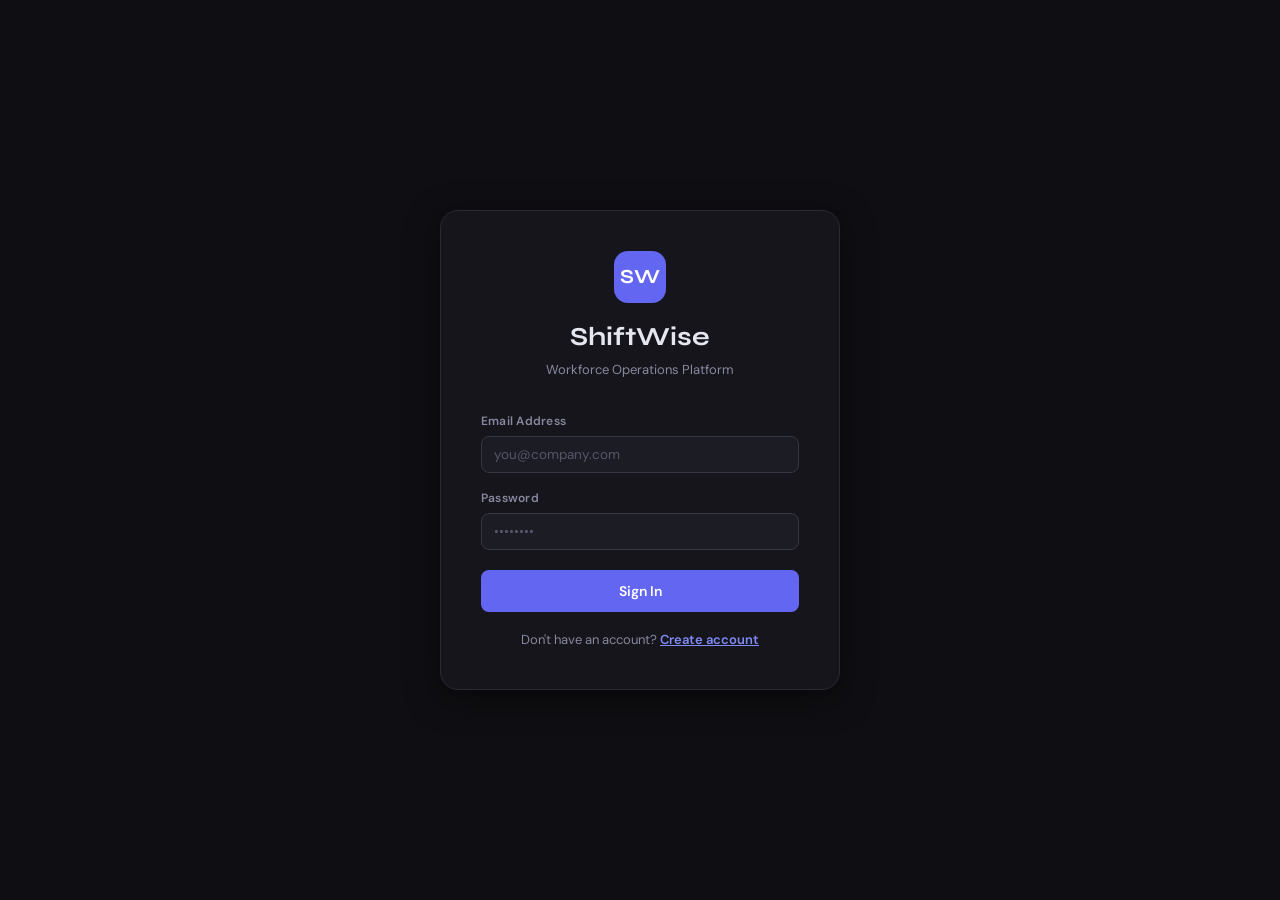
<file: index.html>
<!DOCTYPE html>
<html lang="en">
<head>
<meta charset="UTF-8">
<meta name="viewport" content="width=device-width, initial-scale=1.0">
<title>ShiftWise v7 — Workforce Operations Platform</title>
<link rel="preconnect" href="https://fonts.googleapis.com">
<link href="https://fonts.googleapis.com/css2?family=DM+Sans:ital,wght@0,300;0,400;0,500;0,600;1,400&family=Syne:wght@500;600;700&display=swap" rel="stylesheet">
<link rel="stylesheet" href="css/app.v7.css">
</head>
<body>
<div id="app"></div>
<div id="toast-container"></div>
<script src="js/app.v7.js"></script>
</body>
</html>
</file>
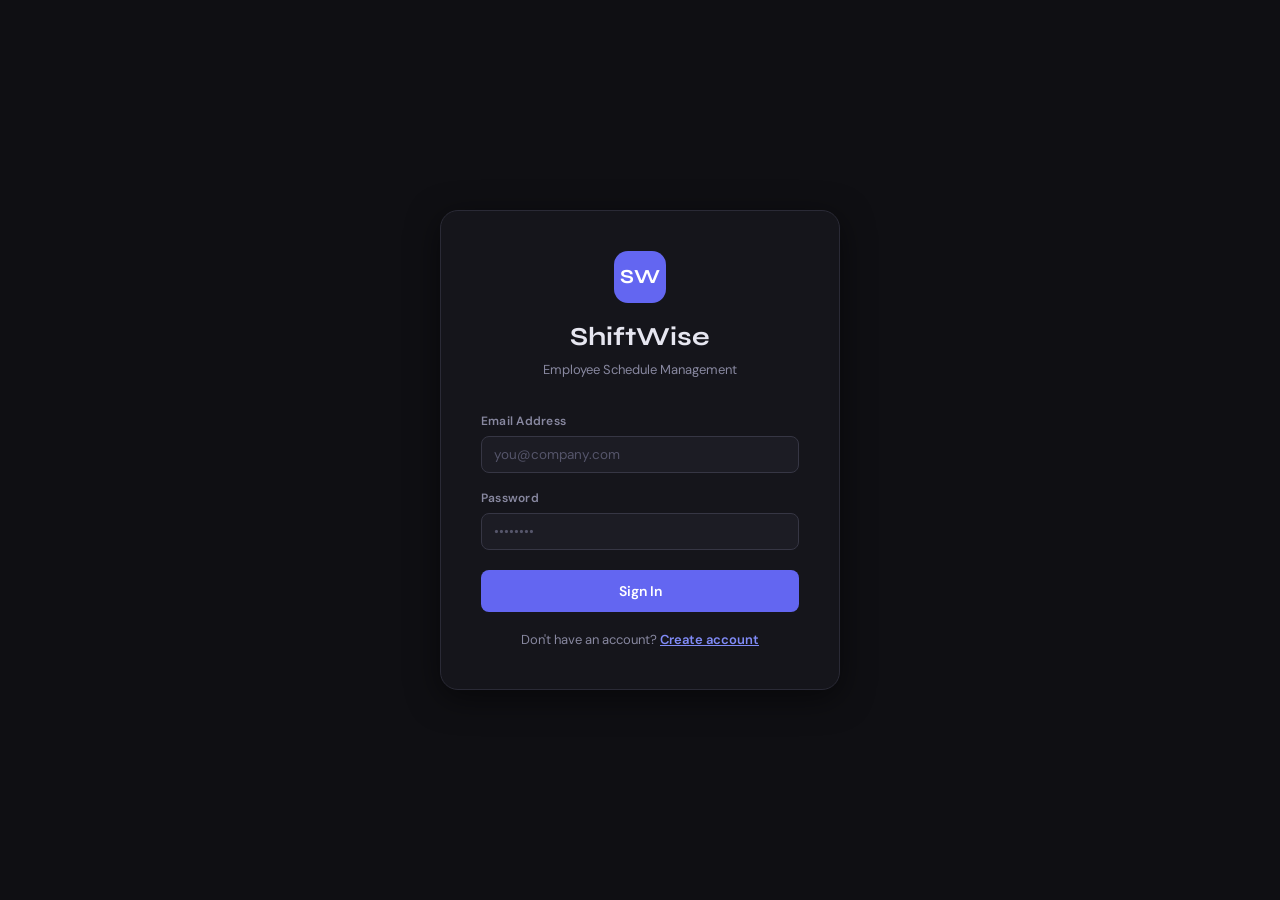
<file: shiftwise (1).html>
<!DOCTYPE html>
<html lang="en">
<head>
<meta charset="UTF-8">
<meta name="viewport" content="width=device-width, initial-scale=1.0">
<title>ShiftWise — Employee Scheduling</title>
<link rel="preconnect" href="https://fonts.googleapis.com">
<link href="https://fonts.googleapis.com/css2?family=DM+Sans:wght@300;400;500;600&family=Syne:wght@500;600;700&display=swap" rel="stylesheet">
<style>
*,*::before,*::after{box-sizing:border-box;margin:0;padding:0}

:root{
  --bg:#0f0f13;--bg2:#15151b;--bg3:#1c1c24;--bg4:#23232e;
  --border:#2a2a36;--border2:#363644;
  --text:#e6e6f0;--text2:#8888a0;--text3:#55556a;
  --brand:#6366f1;--brand2:#818cf8;--brand3:#4f46e5;--brand-bg:rgba(99,102,241,.12);
  --green:#10b981;--green-bg:rgba(16,185,129,.12);
  --amber:#f59e0b;--amber-bg:rgba(245,158,11,.12);
  --red:#ef4444;--red-bg:rgba(239,68,68,.10);
  --blue:#3b82f6;--pink:#ec4899;
  --radius:8px;--radius2:12px;--radius3:18px;
  --shadow:0 8px 32px rgba(0,0,0,.5);
  --font:'DM Sans',-apple-system,BlinkMacSystemFont,'Segoe UI',sans-serif;
  --font-display:'Syne','DM Sans',-apple-system,BlinkMacSystemFont,sans-serif;
  --font-mono:'JetBrains Mono','Fira Code',monospace;
}

html,body{height:100%;-webkit-font-smoothing:antialiased}
body{font-family:var(--font);background:var(--bg);color:var(--text);min-height:100vh;font-size:14px;line-height:1.5}

/* Layout */
.app{display:flex;height:100vh;overflow:hidden}
.sidebar{width:220px;flex-shrink:0;background:var(--bg2);border-right:1px solid var(--border);display:flex;flex-direction:column;overflow:hidden}
.main{flex:1;overflow:hidden;display:flex;flex-direction:column;min-width:0}
.topbar{height:56px;border-bottom:1px solid var(--border);display:flex;align-items:center;padding:0 20px;gap:12px;background:var(--bg2);flex-shrink:0}
.content{flex:1;overflow-y:auto;padding:24px}

/* Sidebar */
.logo{padding:0 16px;height:56px;display:flex;align-items:center;gap:10px;border-bottom:1px solid var(--border);flex-shrink:0}
.logo-mark{width:30px;height:30px;background:var(--brand);border-radius:7px;display:flex;align-items:center;justify-content:center;font-family:var(--font-display);font-weight:700;font-size:13px;color:#fff;flex-shrink:0}
.logo-text{font-family:var(--font-display);font-weight:700;font-size:15px;color:var(--text)}
.nav{flex:1;padding:10px 8px;display:flex;flex-direction:column;gap:1px;overflow-y:auto}
.nav-section{font-size:10px;font-weight:700;letter-spacing:.1em;color:var(--text3);padding:14px 10px 5px;text-transform:uppercase}
.nav-item{display:flex;align-items:center;gap:9px;padding:9px 10px;border-radius:var(--radius);cursor:pointer;color:var(--text2);font-size:13.5px;font-weight:500;transition:all .15s;user-select:none;position:relative}
.nav-item:hover{background:var(--bg3);color:var(--text)}
.nav-item.active{background:var(--brand-bg);color:var(--brand2)}
.nav-item svg{width:16px;height:16px;flex-shrink:0}
.nav-badge{margin-left:auto;background:var(--red);color:#fff;font-size:10px;font-weight:700;min-width:17px;height:17px;border-radius:8px;display:flex;align-items:center;justify-content:center;padding:0 4px}
.sidebar-footer{padding:10px 8px;border-top:1px solid var(--border);flex-shrink:0}
.user-chip{display:flex;align-items:center;gap:10px;padding:8px 10px;border-radius:var(--radius);cursor:pointer;transition:.15s}
.user-chip:hover{background:var(--bg3)}
.user-name{font-size:13px;font-weight:600;white-space:nowrap;overflow:hidden;text-overflow:ellipsis;color:var(--text)}
.user-role-label{font-size:11px;color:var(--text2);text-transform:capitalize}

/* Avatar */
.avatar{width:32px;height:32px;border-radius:50%;display:flex;align-items:center;justify-content:center;font-size:12px;font-weight:600;color:#fff;flex-shrink:0}
.avatar-xs{width:22px;height:22px;font-size:9px}
.avatar-sm{width:28px;height:28px;font-size:11px}
.avatar-lg{width:42px;height:42px;font-size:16px}

/* Topbar */
.topbar-title{font-family:var(--font-display);font-weight:700;font-size:16px;flex:1;color:var(--text)}
.icon-btn{width:36px;height:36px;border-radius:var(--radius);border:none;background:transparent;cursor:pointer;color:var(--text2);display:flex;align-items:center;justify-content:center;transition:.15s;position:relative}
.icon-btn:hover{background:var(--bg3);color:var(--text)}
.icon-btn svg{width:18px;height:18px;stroke-width:2}
.notif-dot{position:absolute;top:7px;right:7px;width:7px;height:7px;background:var(--brand);border-radius:50%;border:2px solid var(--bg2)}

/* Buttons */
.btn{display:inline-flex;align-items:center;gap:6px;padding:7px 14px;border-radius:var(--radius);font-size:13px;font-weight:500;cursor:pointer;border:none;transition:.15s;font-family:var(--font);white-space:nowrap;line-height:1}
.btn-primary{background:var(--brand);color:#fff}
.btn-primary:hover{background:var(--brand3)}
.btn-ghost{background:transparent;color:var(--text2);border:1px solid var(--border2)}
.btn-ghost:hover{background:var(--bg3);color:var(--text)}
.btn-sm{padding:5px 10px;font-size:12px}
.btn-xs{padding:3px 8px;font-size:11px}
.btn-danger{background:var(--red-bg);color:var(--red);border:1px solid rgba(239,68,68,.25)}
.btn-danger:hover{background:rgba(239,68,68,.2)}
.btn-success{background:var(--green-bg);color:var(--green);border:1px solid rgba(16,185,129,.25)}
.btn-success:hover{background:rgba(16,185,129,.2)}
.btn-amber{background:var(--amber-bg);color:var(--amber);border:1px solid rgba(245,158,11,.25)}
.btn-brand{background:var(--brand-bg);color:var(--brand2);border:1px solid rgba(99,102,241,.25)}
.btn-brand:hover{background:rgba(99,102,241,.2)}

/* Badges */
.badge{display:inline-flex;align-items:center;padding:2px 8px;border-radius:6px;font-size:11px;font-weight:600;letter-spacing:.02em}
.badge-pending{background:var(--amber-bg);color:var(--amber);border:1px solid rgba(245,158,11,.2)}
.badge-accepted{background:var(--brand-bg);color:var(--brand2);border:1px solid rgba(99,102,241,.2)}
.badge-approved{background:var(--green-bg);color:var(--green);border:1px solid rgba(16,185,129,.2)}
.badge-declined,.badge-rejected{background:var(--red-bg);color:var(--red);border:1px solid rgba(239,68,68,.2)}
.badge-cancelled,.badge-expired{background:var(--bg3);color:var(--text3);border:1px solid var(--border)}
.badge-active{background:var(--green-bg);color:var(--green);border:1px solid rgba(16,185,129,.2)}
.badge-inactive{background:var(--bg3);color:var(--text3);border:1px solid var(--border)}
.badge-admin{background:var(--red-bg);color:var(--red);border:1px solid rgba(239,68,68,.2)}
.badge-manager{background:var(--amber-bg);color:var(--amber);border:1px solid rgba(245,158,11,.2)}
.badge-employee{background:var(--bg3);color:var(--text2);border:1px solid var(--border)}

/* Cards */
.card{background:var(--bg2);border:1px solid var(--border);border-radius:var(--radius2)}
.card-p{padding:20px}
.card-header{padding:14px 20px;border-bottom:1px solid var(--border);display:flex;align-items:center;justify-content:space-between}
.card-title{font-family:var(--font-display);font-weight:600;font-size:15px;color:var(--text)}

/* Stat cards */
.stat-grid{display:grid;grid-template-columns:repeat(4,1fr);gap:12px;margin-bottom:24px}
.stat-card{background:var(--bg2);border:1px solid var(--border);border-radius:var(--radius2);padding:18px}
.stat-value{font-family:var(--font-display);font-size:28px;font-weight:700;line-height:1;color:var(--text)}
.stat-label{font-size:12px;color:var(--text2);margin-top:6px;font-weight:500}
.stat-icon{width:36px;height:36px;border-radius:9px;display:flex;align-items:center;justify-content:center;margin-bottom:12px}
.stat-icon svg{width:17px;height:17px;stroke-width:2}

/* Forms */
.form-group{margin-bottom:16px}
.form-group label{display:block;font-size:12px;font-weight:600;color:var(--text2);margin-bottom:6px;letter-spacing:.02em}
.form-group input,.form-group select,.form-group textarea{width:100%;background:var(--bg3);border:1px solid var(--border2);color:var(--text);border-radius:var(--radius);padding:9px 12px;font-size:13.5px;font-family:var(--font);transition:.15s;outline:none}
.form-group input:focus,.form-group select:focus,.form-group textarea:focus{border-color:var(--brand);box-shadow:0 0 0 3px rgba(99,102,241,.15)}
.form-group input::placeholder,.form-group textarea::placeholder{color:var(--text3)}
.form-group select option{background:var(--bg3)}
.form-group textarea{resize:vertical;min-height:70px}
.form-row{display:grid;grid-template-columns:1fr 1fr;gap:14px}

/* Table */
.table-wrap{overflow-x:auto}
table{width:100%;border-collapse:collapse}
th{font-size:11px;font-weight:700;letter-spacing:.07em;text-transform:uppercase;color:var(--text3);padding:11px 14px;text-align:left;border-bottom:1px solid var(--border);white-space:nowrap}
td{padding:12px 14px;border-bottom:1px solid var(--border);vertical-align:middle;font-size:13.5px;color:var(--text2)}
td:first-child{color:var(--text)}
tr:last-child td{border-bottom:none}
tr:hover td{background:rgba(255,255,255,.02)}

/* Calendar */
.cal-wrap{overflow-x:auto}
.cal-header{display:grid;grid-template-columns:68px repeat(7,1fr);border-bottom:1px solid var(--border);position:sticky;top:0;background:var(--bg2);z-index:5}
.cal-time-head{padding:12px 8px}
.cal-day-head{padding:10px 8px;text-align:center;border-left:1px solid var(--border)}
.cal-day-name{font-size:10.5px;font-weight:700;color:var(--text3);text-transform:uppercase;letter-spacing:.06em}
.cal-day-num{width:32px;height:32px;border-radius:50%;display:flex;align-items:center;justify-content:center;font-size:15px;font-weight:600;margin:4px auto 0;color:var(--text2)}
.cal-day-num.today{background:var(--brand);color:#fff}
.cal-body{display:grid;grid-template-columns:68px repeat(7,1fr);position:relative}
.cal-time-col{display:flex;flex-direction:column}
.cal-time-slot{height:52px;border-bottom:1px solid var(--border);padding-right:10px;font-size:10px;color:var(--text3);text-align:right;display:flex;align-items:flex-start;justify-content:flex-end;padding-top:4px}
.cal-day-col{border-left:1px solid var(--border);position:relative}
.cal-hour-line{position:absolute;left:0;right:0;border-top:1px solid rgba(42,42,54,.8);pointer-events:none}
.shift-block{position:absolute;left:3px;right:3px;border-radius:6px;padding:4px 7px;font-size:11px;cursor:pointer;transition:.15s;overflow:hidden;border:1px solid rgba(255,255,255,.06)}
.shift-block:hover{filter:brightness(1.15);transform:translateY(-1px);box-shadow:0 4px 14px rgba(0,0,0,.4)}
.shift-name{font-weight:600;white-space:nowrap;overflow:hidden;text-overflow:ellipsis}
.shift-time{opacity:.75;font-size:10px;margin-top:1px}

/* Color tags */
.color-indigo{background:rgba(99,102,241,.28);color:#c7d2fe;border-color:rgba(99,102,241,.4)}
.color-green{background:rgba(16,185,129,.22);color:#6ee7b7;border-color:rgba(16,185,129,.35)}
.color-amber{background:rgba(245,158,11,.22);color:#fcd34d;border-color:rgba(245,158,11,.35)}
.color-red{background:rgba(239,68,68,.22);color:#fca5a5;border-color:rgba(239,68,68,.35)}
.color-pink{background:rgba(236,72,153,.22);color:#f9a8d4;border-color:rgba(236,72,153,.35)}
.color-blue{background:rgba(59,130,246,.22);color:#93c5fd;border-color:rgba(59,130,246,.35)}
.color-teal{background:rgba(20,184,166,.22);color:#5eead4;border-color:rgba(20,184,166,.35)}
.color-purple{background:rgba(168,85,247,.22);color:#d8b4fe;border-color:rgba(168,85,247,.35)}

/* Week nav */
.week-nav{display:flex;align-items:center;gap:10px;margin-bottom:16px;flex-wrap:wrap}
.week-label{font-family:var(--font-display);font-weight:600;font-size:14px;color:var(--text);min-width:180px;text-align:center}
.view-tabs{display:flex;border:1px solid var(--border);border-radius:var(--radius);overflow:hidden}
.view-tab{padding:6px 14px;font-size:12px;font-weight:500;cursor:pointer;color:var(--text2);transition:.15s;border:none;background:none;font-family:var(--font)}
.view-tab:hover{background:var(--bg3);color:var(--text)}
.view-tab.active{background:var(--brand-bg);color:var(--brand2)}

/* List view */
.list-day-group{margin-bottom:20px}
.list-day-header{font-size:11px;font-weight:700;letter-spacing:.08em;text-transform:uppercase;color:var(--text3);padding:8px 0;margin-bottom:8px;border-bottom:1px solid var(--border)}
.list-shift-row{display:flex;align-items:center;gap:12px;padding:12px 16px;background:var(--bg2);border:1px solid var(--border);border-radius:var(--radius);margin-bottom:6px;cursor:pointer;transition:.15s}
.list-shift-row:hover{background:var(--bg3);border-color:var(--border2)}
.shift-pill{width:4px;height:38px;border-radius:2px;flex-shrink:0}

/* Swap cards */
.swap-card{background:var(--bg2);border:1px solid var(--border);border-radius:var(--radius2);padding:18px;margin-bottom:12px;transition:.15s}
.swap-card:hover{border-color:var(--border2)}
.swap-header{display:flex;align-items:flex-start;justify-content:space-between;gap:12px;margin-bottom:14px}
.swap-meta{font-size:12px;color:var(--text3);margin-top:3px}
.swap-shifts{display:grid;grid-template-columns:1fr 32px 1fr;gap:8px;align-items:center;margin-bottom:14px}
.swap-shift-box{background:var(--bg3);border:1px solid var(--border);border-radius:var(--radius);padding:10px 12px}
.swap-shift-label{font-size:10px;color:var(--text3);font-weight:700;text-transform:uppercase;letter-spacing:.06em;margin-bottom:4px}
.swap-shift-date{font-size:13px;font-weight:600;color:var(--text)}
.swap-shift-time{font-size:12px;color:var(--text2)}
.swap-arrow{text-align:center;color:var(--text3);font-size:18px}
.swap-actions{display:flex;gap:8px;flex-wrap:wrap}
.swap-message{font-size:12px;color:var(--text2);background:var(--bg3);border-radius:var(--radius);padding:8px 12px;margin-bottom:12px}
.swap-tabs{display:flex;gap:2px;margin-bottom:20px}
.swap-tab{padding:7px 16px;border-radius:var(--radius);font-size:13px;font-weight:500;cursor:pointer;color:var(--text2);transition:.15s;border:none;background:none;font-family:var(--font)}
.swap-tab:hover{background:var(--bg3);color:var(--text)}
.swap-tab.active{background:var(--brand-bg);color:var(--brand2)}

/* Modal */
.modal-overlay{position:fixed;inset:0;background:rgba(0,0,0,.72);display:flex;align-items:center;justify-content:center;z-index:200;padding:16px;animation:fadeIn .15s ease}
.modal{background:var(--bg2);border:1px solid var(--border);border-radius:var(--radius3);padding:28px;width:100%;max-width:480px;max-height:90vh;overflow-y:auto;box-shadow:var(--shadow);animation:slideUp .2s ease}
.modal-lg{max-width:640px}
.modal-title{font-family:var(--font-display);font-weight:700;font-size:18px;margin-bottom:22px;color:var(--text)}
.modal-actions{display:flex;gap:10px;margin-top:22px}
.modal-actions .btn{flex:1;justify-content:center}

/* Notification panel */
.notif-panel{position:fixed;top:56px;right:16px;width:340px;background:var(--bg2);border:1px solid var(--border);border-radius:var(--radius2);box-shadow:var(--shadow);z-index:150;overflow:hidden;animation:fadeIn .15s ease}
.notif-header{padding:14px 16px;border-bottom:1px solid var(--border);display:flex;align-items:center;justify-content:space-between}
.notif-title{font-weight:600;font-size:14px;color:var(--text)}
.notif-list{max-height:400px;overflow-y:auto}
.notif-item{padding:12px 16px;border-bottom:1px solid var(--border);cursor:pointer;transition:.15s;display:flex;gap:10px}
.notif-item:last-child{border-bottom:none}
.notif-item:hover{background:var(--bg3)}
.notif-item.unread{background:rgba(99,102,241,.05)}
.notif-item.unread:hover{background:rgba(99,102,241,.1)}
.notif-dot2{width:7px;height:7px;background:var(--brand);border-radius:50%;flex-shrink:0;margin-top:5px}
.notif-text-title{font-size:13px;font-weight:600;color:var(--text)}
.notif-text-msg{font-size:12px;color:var(--text2);margin-top:2px;line-height:1.4}
.notif-time{font-size:11px;color:var(--text3);margin-top:4px}
.notif-empty{padding:32px 16px;text-align:center;color:var(--text3);font-size:13px}

/* Login */
.login-screen{min-height:100vh;display:flex;align-items:center;justify-content:center;background:var(--bg);padding:24px}
.login-card{background:var(--bg2);border:1px solid var(--border);border-radius:var(--radius3);padding:40px;width:100%;max-width:400px;box-shadow:var(--shadow)}
.login-logo{text-align:center;margin-bottom:32px}
.login-logo .logo-mark{width:52px;height:52px;border-radius:14px;font-size:24px;margin:0 auto 14px}
.login-logo-title{font-family:var(--font-display);font-weight:700;font-size:26px;color:var(--text)}
.login-subtitle{font-size:13px;color:var(--text2);margin-top:4px}
.role-label{font-size:11px;color:var(--text3);margin-bottom:8px;font-weight:700;text-transform:uppercase;letter-spacing:.06em}
.role-switcher{display:flex;gap:8px;margin-bottom:4px}
.role-btn{flex:1;padding:8px;background:var(--bg3);border:1px solid var(--border2);border-radius:var(--radius);font-size:12.5px;font-weight:600;cursor:pointer;color:var(--text2);transition:.15s;font-family:var(--font)}
.role-btn:hover{background:var(--brand-bg);color:var(--brand2);border-color:rgba(99,102,241,.3)}
.login-btn{width:100%;padding:12px;background:var(--brand);color:#fff;border:none;border-radius:var(--radius);font-size:14px;font-weight:600;cursor:pointer;transition:.15s;font-family:var(--font);margin-top:4px}
.login-btn:hover{background:var(--brand3)}
.demo-creds{margin-top:20px;padding:14px;background:var(--bg3);border-radius:var(--radius);font-size:12px;color:var(--text2);line-height:1.8}
.demo-creds strong{color:var(--text)}

/* Admin */
.admin-tabs{display:flex;gap:2px;border-bottom:1px solid var(--border);margin-bottom:24px}
.admin-tab{padding:9px 18px;font-size:13px;font-weight:500;cursor:pointer;color:var(--text2);border:none;background:none;font-family:var(--font);border-bottom:2px solid transparent;margin-bottom:-1px;transition:.15s}
.admin-tab:hover{color:var(--text)}
.admin-tab.active{color:var(--brand2);border-bottom-color:var(--brand)}

/* Color picker */
.color-picker{display:flex;gap:8px;flex-wrap:wrap;margin-top:4px}
.color-dot{width:24px;height:24px;border-radius:50%;cursor:pointer;border:2px solid transparent;transition:.15s}
.color-dot:hover{transform:scale(1.15)}
.color-dot.selected{border-color:#fff;transform:scale(1.15);box-shadow:0 0 0 2px rgba(255,255,255,.3)}

/* Toast */
#toast-container{position:fixed;top:16px;right:16px;z-index:999;display:flex;flex-direction:column;gap:8px;pointer-events:none}
.toast{background:var(--bg3);border:1px solid var(--border2);border-radius:var(--radius);padding:12px 16px;font-size:13px;color:var(--text);display:flex;align-items:center;gap:10px;box-shadow:var(--shadow);animation:slideInRight .2s ease;pointer-events:all;min-width:220px;max-width:320px}
.toast-success{border-left:3px solid var(--green)}
.toast-error{border-left:3px solid var(--red)}
.toast-info{border-left:3px solid var(--brand)}

/* Profile */
.profile-wrap{max-width:480px}
.profile-header{display:flex;align-items:center;gap:16px;padding:24px;background:var(--bg2);border:1px solid var(--border);border-radius:var(--radius2);margin-bottom:20px}
.profile-name{font-family:var(--font-display);font-size:20px;font-weight:700;color:var(--text)}
.profile-email{font-size:13px;color:var(--text2);margin-top:2px}

/* Empty states */
.empty-state{padding:60px 24px;text-align:center}
.empty-icon{font-size:40px;margin-bottom:12px}
.empty-title{font-size:15px;font-weight:600;color:var(--text2);margin-bottom:6px}
.empty-sub{font-size:13px;color:var(--text3)}

/* Section header */
.section-header{display:flex;align-items:center;justify-content:space-between;margin-bottom:20px;flex-wrap:wrap;gap:10px}
.section-title{font-family:var(--font-display);font-size:18px;font-weight:700;color:var(--text)}

/* Filters */
.filter-bar{display:flex;align-items:center;gap:10px;margin-bottom:20px;flex-wrap:wrap}
.filter-select{background:var(--bg3);border:1px solid var(--border2);color:var(--text);border-radius:var(--radius);padding:7px 12px;font-size:13px;font-family:var(--font);outline:none;cursor:pointer}
.filter-select:focus{border-color:var(--brand)}
.search-input{background:var(--bg3);border:1px solid var(--border2);color:var(--text);border-radius:var(--radius);padding:7px 12px;font-size:13px;font-family:var(--font);outline:none}
.search-input:focus{border-color:var(--brand);box-shadow:0 0 0 2px rgba(99,102,241,.15)}
.search-input::placeholder{color:var(--text3)}

/* Audit log */
.audit-row{display:flex;align-items:flex-start;gap:12px;padding:12px 0;border-bottom:1px solid var(--border)}
.audit-row:last-child{border-bottom:none}
.audit-dot{width:8px;height:8px;border-radius:50%;background:var(--brand);flex-shrink:0;margin-top:5px}
.audit-action{font-size:13px;color:var(--text);font-weight:500}
.audit-detail{font-size:12px;color:var(--text2);margin-top:1px}
.audit-time{font-size:11px;color:var(--text3);margin-left:auto;white-space:nowrap;padding-left:12px}

/* Animations */
@keyframes fadeIn{from{opacity:0}to{opacity:1}}
@keyframes slideUp{from{opacity:0;transform:translateY(12px)}to{opacity:1;transform:translateY(0)}}
@keyframes slideInRight{from{opacity:0;transform:translateX(20px)}to{opacity:1;transform:translateX(0)}}

/* Scrollbar */
::-webkit-scrollbar{width:4px;height:4px}
::-webkit-scrollbar-track{background:transparent}
::-webkit-scrollbar-thumb{background:var(--border2);border-radius:100px}

/* Utility */
.flex{display:flex}.items-center{align-items:center}.gap-8{gap:8px}.gap-10{gap:10px}.gap-12{gap:12px}
.justify-between{justify-content:space-between}.ml-auto{margin-left:auto}
.mt-4{margin-top:4px}.mt-8{margin-top:8px}.mt-12{margin-top:12px}.mt-16{margin-top:16px}.mt-20{margin-top:20px}
.mb-8{margin-bottom:8px}.mb-12{margin-bottom:12px}.mb-16{margin-bottom:16px}.mb-20{margin-bottom:20px}
.text-sm{font-size:12.5px}.text-xs{font-size:11px}
.text2{color:var(--text2)}.text3{color:var(--text3)}
.font-600{font-weight:600}.font-700{font-weight:700}
.truncate{white-space:nowrap;overflow:hidden;text-overflow:ellipsis}
.w-full{width:100%}
.hidden{display:none!important}
.divider{height:1px;background:var(--border);margin:16px 0}

/* ── Dashboard grid (added in v2) ──────────────────────── */
.dash-grid{display:grid;grid-template-columns:1fr 1fr;gap:16px;margin-top:0}
@media(max-width:800px){.dash-grid{grid-template-columns:1fr}}

/* ── Stat grid responsive (v2) ──────────────────────────── */
@media(max-width:800px){.stat-grid{grid-template-columns:repeat(2,1fr)}}

/* ── Modal title flex fix (v2) ──────────────────────────── */
.modal-title{font-family:var(--font-display);font-weight:700;font-size:17px;color:var(--text);line-height:1.2}

/* ── Notification panel z-fix (v2) ─────────────────────── */
.notif-panel{z-index:500}

/* ── v3 NEW: Availability & Time Off ─────────────────── */
.avail-req-card{background:var(--bg2);border:1px solid var(--border);border-radius:var(--radius2);padding:18px;margin-bottom:12px;transition:.15s}
.avail-req-card:hover{border-color:var(--border2)}
.timeoff-card{background:var(--bg2);border:1px solid var(--border);border-radius:var(--radius2);padding:18px;margin-bottom:12px;transition:.15s}
.timeoff-card:hover{border-color:var(--border2)}
.list-shift-row-warning{border-color:rgba(245,158,11,.3)!important;background:rgba(245,158,11,.03)!important}

</style>
</head>
<body>
<div id="app"></div>
<div id="toast-container"></div>
<script>
'use strict';
// ═══════════════════════════════════════════════════════════════════
// ShiftWise v3.0 — Production Enhancement
// NEW v3: 12h AM/PM display everywhere, Availability system, Time-Off system
// All v2 features preserved and regression-tested.
// ═══════════════════════════════════════════════════════════════════

(function() {

// ─── CONSTANTS ─────────────────────────────────────────────────────
var COLORS     = ['indigo','green','amber','red','pink','blue','teal','purple'];
var COLOR_HEX  = {indigo:'#6366f1',green:'#10b981',amber:'#f59e0b',red:'#ef4444',
                   pink:'#ec4899',blue:'#3b82f6',teal:'#14b8a6',purple:'#a855f7'};
var AV_COLORS  = ['#6366f1','#10b981','#f59e0b','#ef4444','#ec4899',
                   '#3b82f6','#14b8a6','#a855f7','#06b6d4','#84cc16'];
var DAYS_SHORT = ['Sun','Mon','Tue','Wed','Thu','Fri','Sat'];
var MONTHS     = ['Jan','Feb','Mar','Apr','May','Jun','Jul','Aug','Sep','Oct','Nov','Dec'];

// ─── DATABASE (in-memory, simulates backend) ────────────────────────
var DB = {
  users: [
    {id:'u1',name:'Alex Rivera',  email:'admin@shiftwise.com',  password:'Admin1234!', role:'ADMIN',    status:'ACTIVE',  department:'Management',    avatarColor:'#6366f1',createdAt:'2024-01-01T00:00:00Z'},
    {id:'u2',name:'Morgan Chen',  email:'manager@shiftwise.com',password:'Manager123!',role:'MANAGER',  status:'ACTIVE',  department:'Operations',    avatarColor:'#10b981',createdAt:'2024-01-15T00:00:00Z'},
    {id:'u3',name:'Jamie Park',   email:'jane@shiftwise.com',   password:'Employee123!',role:'EMPLOYEE', status:'ACTIVE',  department:'Front of House',avatarColor:'#f59e0b',createdAt:'2024-02-01T00:00:00Z'},
    {id:'u4',name:'Sam Torres',   email:'john@shiftwise.com',   password:'Employee123!',role:'EMPLOYEE', status:'ACTIVE',  department:'Kitchen',       avatarColor:'#3b82f6',createdAt:'2024-02-15T00:00:00Z'},
    {id:'u5',name:'Casey Nguyen', email:'sarah@shiftwise.com',  password:'Employee123!',role:'EMPLOYEE', status:'ACTIVE',  department:'Front of House',avatarColor:'#ec4899',createdAt:'2024-03-01T00:00:00Z'},
    {id:'u6',name:'Riley Kim',    email:'riley@shiftwise.com',  password:'Employee123!',role:'EMPLOYEE', status:'INACTIVE',department:'Bar',           avatarColor:'#a855f7',createdAt:'2024-03-15T00:00:00Z'},
  ],
  shifts:        [],
  swaps:         [],
  notifications: [],
  auditLog:      [],
  // v3 NEW: availability[]{id,userId,dayOfWeek(0-6 Sun=0),startTime,endTime,isAvailable}
  availability:         [],
  // v3 NEW: availabilityRequests[]{id,userId,proposedAvailability[],status,notes,reviewedBy,reviewedAt,createdAt}
  availabilityRequests: [],
  // v3 NEW: timeOffRequests[]{id,userId,startDate,endDate,type,notes,digitalSignatureName,submittedAt,status,reviewedBy,reviewedAt,adminNotes}
  timeOffRequests:      [],
};

// ─── UTILITY HELPERS (must be defined before seed functions) ──────
function now()           { return new Date().toISOString(); }
// ─── HELPERS ───────────────────────────────────────────────────────
function fmtDate(d)      { return d.toISOString().slice(0,10); }
function todayStr()      { return fmtDate(new Date()); }
function timeToMins(t)   { var p=t.split(':'); return +p[0]*60+(+p[1]||0); }
function getUser(id)     { return DB.users.find(function(u){return u.id===id;}); }
function getShift(id)    { return DB.shifts.find(function(s){return s.id===id;}); }
function getSwap(id)     { return DB.swaps.find(function(s){return s.id===id;}); }
function initials(name)  { return name.split(' ').map(function(n){return n[0];}).slice(0,2).join('').toUpperCase(); }
function isAdminOrMgr()  { return state.currentUser && (state.currentUser.role==='ADMIN'||state.currentUser.role==='MANAGER'); }
function nextId(p)       { return p+Date.now()+Math.random().toString(36).slice(2,6); }
function esc(s)          { return String(s==null?'':s).replace(/&/g,'&amp;').replace(/</g,'&lt;').replace(/>/g,'&gt;').replace(/"/g,'&quot;').replace(/'/g,'&#39;'); }

function fmtDateLabel(s) {
  var t = todayStr();
  var d = new Date(s + 'T00:00:00');
  var tom = new Date(); tom.setDate(tom.getDate()+1);
  if (s === t) return 'Today, ' + MONTHS[d.getMonth()] + ' ' + d.getDate();
  if (s === fmtDate(tom)) return 'Tomorrow, ' + MONTHS[d.getMonth()] + ' ' + d.getDate();
  return DAYS_SHORT[d.getDay()] + ', ' + MONTHS[d.getMonth()] + ' ' + d.getDate();
}
function relTime(iso) {
  var diff = (Date.now() - new Date(iso).getTime()) / 1000;
  if (diff < 60)    return 'just now';
  if (diff < 3600)  return Math.floor(diff/60)   + 'm ago';
  if (diff < 86400) return Math.floor(diff/3600)  + 'h ago';
  return Math.floor(diff/86400) + 'd ago';
}
// ─── AM/PM TIME FORMAT (v3 NEW) ─────────────────────────────────
// Storage stays 24h. Only display uses 12h AM/PM.
function fmt12(t){
  if(!t)return'';
  var p=t.split(':'); var h=+p[0]; var m=p[1]||'00';
  return(h%12||12)+':'+m+' '+(h<12?'AM':'PM');
}
function fmtRange(s,e){return fmt12(s)+' – '+fmt12(e);}

// ─── TIME-OFF BLOCK CHECK (v3 NEW) ───────────────────────────────
function isOnApprovedTimeOff(empId,date){
  return DB.timeOffRequests.some(function(r){
    return r.userId===empId&&r.status==='APPROVED'&&r.startDate<=date&&r.endDate>=date;
  });
}
// ─── AVAILABILITY HELPERS (v3 NEW) ────────────────────────────────
function getUserAvailability(userId){
  return WEEK_DAYS_AV.map(function(wd){
    return DB.availability.find(function(a){return a.userId===userId&&a.dayOfWeek===wd.idx;})||
      {userId:userId,dayOfWeek:wd.idx,startTime:'09:00',endTime:'17:00',isAvailable:false};
  });
}

function addNotif(userId, title, message, type) {
  DB.notifications.unshift({
    id: nextId('n'), userId: userId, title: title,
    message: message, type: type||'info', read: false,
    createdAt: new Date().toISOString(),
  });
}


// Seed shifts spanning current week and next week
(function seedShifts() {
  var today = new Date(); today.setHours(0,0,0,0);
  var dow = (today.getDay() + 6) % 7; // Mon=0
  var mon = new Date(today); mon.setDate(today.getDate() - dow);
  var templates = [
    {emp:'u3',st:'08:00',et:'16:00',pos:'Front Desk',  color:'indigo', days:[0,2,4]},
    {emp:'u3',st:'12:00',et:'20:00',pos:'Closing',     color:'purple', days:[1,3]},
    {emp:'u4',st:'07:00',et:'15:00',pos:'Kitchen',     color:'green',  days:[0,1,2]},
    {emp:'u4',st:'15:00',et:'23:00',pos:'Eve. Kitchen',color:'teal',   days:[3,4]},
    {emp:'u5',st:'09:00',et:'17:00',pos:'Host',        color:'pink',   days:[0,2,3]},
    {emp:'u5',st:'14:00',et:'22:00',pos:'Server',      color:'amber',  days:[1,4]},
  ];
  var id = 1;
  templates.forEach(function(t) {
    [0,1].forEach(function(week) {
      t.days.forEach(function(dayOff) {
        var d = new Date(mon); d.setDate(mon.getDate() + dayOff + week * 7);
        DB.shifts.push({
          id:'s'+(id++), employeeId:t.emp, createdById:'u1',
          date:fmtDate(d), startTime:t.st, endTime:t.et,
          position:t.pos, notes:'', colorTag:t.color,
          createdAt:new Date().toISOString(), updatedAt:new Date().toISOString(),
        });
      });
    });
  });
  // Ensure at least one shift today for each active employee
  var todayStr = fmtDate(today);
  ['u3','u4'].forEach(function(emp) {
    if (!DB.shifts.find(function(s){return s.employeeId===emp&&s.date===todayStr;})) {
      DB.shifts.push({id:'s'+(id++),employeeId:emp,createdById:'u1',date:todayStr,startTime:'09:00',endTime:'17:00',position:'Shift',notes:'',colorTag:'indigo',createdAt:new Date().toISOString(),updatedAt:new Date().toISOString()});
    }
  });
})();

// Seed one pending swap
(function seedSwap() {
  var rs = DB.shifts.find(function(s){return s.employeeId==='u3'&&s.date>=fmtDate(new Date());});
  var recS = DB.shifts.find(function(s){return s.employeeId==='u4'&&s.date>=fmtDate(new Date())&&(!rs||s.date!==rs.date);});
  if (rs && recS) {
    DB.swaps.push({id:'sw1',status:'PENDING',requesterId:'u3',receiverId:'u4',requesterShiftId:rs.id,receiverShiftId:recS.id,message:'Can we swap? I have a dentist appointment.',adminNotes:'',expiresAt:new Date(Date.now()+7*864e5).toISOString(),createdAt:new Date().toISOString(),updatedAt:new Date().toISOString(),reviewedById:null,reviewedAt:null});
    addNotif('u4','Swap Request','Jamie Park requested a shift swap with you.','swap');
  }
})();

// ─── SEED: AVAILABILITY (v3 NEW) ─────────────────────────────────
var WEEK_DAYS_AV = [
  {idx:1,label:'Monday'},{idx:2,label:'Tuesday'},{idx:3,label:'Wednesday'},
  {idx:4,label:'Thursday'},{idx:5,label:'Friday'},{idx:6,label:'Saturday'},{idx:0,label:'Sunday'}
];
(function seedAvailability() {
  ['u3','u4','u5'].forEach(function(uid) {
    [1,2,3,4,5].forEach(function(d) {
      DB.availability.push({id:nextId('av'),userId:uid,dayOfWeek:d,startTime:'08:00',endTime:'22:00',isAvailable:true});
    });
    [0,6].forEach(function(d) {
      DB.availability.push({id:nextId('av'),userId:uid,dayOfWeek:d,startTime:'08:00',endTime:'22:00',isAvailable:false});
    });
  });
  DB.availabilityRequests.push({
    id:nextId('avr'),userId:'u3',status:'PENDING',notes:'Starting school on Fridays — need to be unavailable Fridays.',
    reviewedBy:null,reviewedAt:null,createdAt:now(),updatedAt:now(),
    proposedAvailability:[
      {dayOfWeek:1,startTime:'08:00',endTime:'22:00',isAvailable:true},
      {dayOfWeek:2,startTime:'08:00',endTime:'22:00',isAvailable:true},
      {dayOfWeek:3,startTime:'08:00',endTime:'22:00',isAvailable:true},
      {dayOfWeek:4,startTime:'08:00',endTime:'22:00',isAvailable:true},
      {dayOfWeek:5,startTime:'08:00',endTime:'22:00',isAvailable:false},
      {dayOfWeek:6,startTime:'08:00',endTime:'22:00',isAvailable:false},
      {dayOfWeek:0,startTime:'08:00',endTime:'22:00',isAvailable:false},
    ]
  });
  addNotif('u2','Availability Request','Jamie Park submitted an availability change request.','info');
  addNotif('u1','Availability Request','Jamie Park submitted an availability change request.','info');
})();

// ─── SEED: TIME OFF (v3 NEW) ──────────────────────────────────────
(function seedTimeOff() {
  var nw=new Date(); nw.setDate(nw.getDate()+7);
  var nw2=new Date(nw); nw2.setDate(nw.getDate()+2);
  DB.timeOffRequests.push({
    id:nextId('to'), userId:'u4', startDate:fmtDate(nw), endDate:fmtDate(nw2),
    type:'sick', notes:'Scheduled medical procedure.', digitalSignatureName:'Sam Torres',
    submittedAt:now(), status:'PENDING', reviewedBy:null, reviewedAt:null, adminNotes:'',
    createdAt:now(), updatedAt:now()
  });
  addNotif('u1','Time-Off Request','Sam Torres submitted a time-off request.','info');
  addNotif('u2','Time-Off Request','Sam Torres submitted a time-off request.','info');
})();


// ─── STATE ─────────────────────────────────────────────────────────
var state = {
  currentUser:  null,
  page:         'login',  // login | register | dashboard | schedule | swaps | admin | profile
  modal:        null,     // { type, data } | null
  view:         'week',   // week | list  (schedule page)
  weekOffset:   0,
  filterEmp:    'all',    // admin schedule filter
  swapFilter:   'ALL',
  adminTab:     'users',  // users | swaps | audit
  notifOpen:    false,
  searchUser:   '',
  availTab:     'overview', // v3: overview | requests
  timeoffTab:   'all',      // v3: all | pending
};

// ─── ESCAPE LISTENER (single persistent instance) ──────────────────
// FIX: was re-registered on every render(), causing listener accumulation
document.addEventListener('keydown', function(e) {
  if (e.key !== 'Escape') return;
  if (state.modal)     { closeModal();                         return; }
  if (state.notifOpen) { state.notifOpen = false; render();   return; }
});

function shiftsOverlap(s1,e1,s2,e2) {
  return timeToMins(s1) < timeToMins(e2) && timeToMins(e1) > timeToMins(s2);
}
function hasConflict(empId, date, start, end, excludeId) {
  return DB.shifts.some(function(s) {
    return s.employeeId===empId && s.date===date && s.id!==excludeId &&
           shiftsOverlap(start, end, s.startTime, s.endTime);
  });
}
function validatePassword(pw) {
  if (!pw || pw.length < 8)          return 'Password must be at least 8 characters.';
  if (!/[A-Z]/.test(pw))             return 'Password must contain at least one uppercase letter.';
  if (!/[0-9]/.test(pw))             return 'Password must contain at least one number.';
  return null;
}
function validateEmail(em) {
  return /^[^\s@]+@[^\s@]+\.[^\s@]+$/.test(em);
}

// ─── TOAST ─────────────────────────────────────────────────────────
function toast(msg, type) {
  var c = document.getElementById('toast-container');
  if (!c) return;
  var t = document.createElement('div');
  var icons = { success:'✓', error:'✕', info:'ℹ' };
  t.className = 'toast toast-' + (type||'info');
  t.innerHTML = '<span>' + esc(icons[type]||'ℹ') + '</span><span>' + esc(msg) + '</span>';
  c.appendChild(t);
  setTimeout(function() {
    t.style.opacity = '0'; t.style.transition = 'opacity .3s';
    setTimeout(function(){ if(t.parentNode) t.remove(); }, 320);
  }, 3200);
}

// ─── AUTH ───────────────────────────────────────────────────────────
function login(email, pass) {
  if (!email || !pass) { toast('Please enter your email and password.', 'error'); return; }
  if (!validateEmail(email)) { toast('Please enter a valid email address.', 'error'); return; }
  var u = DB.users.find(function(x){ return x.email.toLowerCase() === email.toLowerCase(); });
  if (!u)                  { toast('No account found with that email.', 'error');  return; }
  if (u.status==='INACTIVE'){ toast('This account has been deactivated.', 'error'); return; }
  if (u.password !== pass) { toast('Incorrect password.', 'error');                return; }
  state.currentUser = u;
  state.page = 'dashboard';
  addNotif(u.id, 'Welcome back', 'Signed in as ' + u.name + '.', 'info');
  render();
}

function handleLogin() {
  var em = document.getElementById('loginEmail');
  var pw = document.getElementById('loginPass');
  if (em && pw) login(em.value.trim(), pw.value);
}

function handleRegister() {
  var name  = (document.getElementById('regName')  || {}).value || '';
  var email = (document.getElementById('regEmail') || {}).value || '';
  var pw    = (document.getElementById('regPass')  || {}).value || '';
  var pw2   = (document.getElementById('regPass2') || {}).value || '';
  var dept  = (document.getElementById('regDept')  || {}).value || '';
  name = name.trim(); email = email.trim().toLowerCase(); dept = dept.trim();

  if (!name)                    { toast('Full name is required.', 'error');           return; }
  if (!validateEmail(email))    { toast('Enter a valid email address.', 'error');     return; }
  var pwErr = validatePassword(pw);
  if (pwErr)                    { toast(pwErr, 'error');                               return; }
  if (pw !== pw2)               { toast('Passwords do not match.', 'error');          return; }
  if (DB.users.find(function(u){ return u.email.toLowerCase()===email; })) {
    toast('An account with that email already exists.', 'error'); return;
  }

  var col  = AV_COLORS[DB.users.length % AV_COLORS.length];
  var user = { id:nextId('u'), name:name, email:email, password:pw,
               role:'EMPLOYEE', status:'ACTIVE', department:dept,
               avatarColor:col, createdAt:new Date().toISOString() };
  DB.users.push(user);
  DB.auditLog.push({ id:nextId('a'), userId:user.id, action:'USER_REGISTERED', entityType:'User', entityId:user.id, createdAt:new Date().toISOString() });
  state.currentUser = user;
  state.page = 'dashboard';
  addNotif(user.id, 'Welcome to ShiftWise', 'Your account has been created. A manager will assign your shifts.', 'info');
  toast('Account created! Welcome, ' + name.split(' ')[0] + '.', 'success');
  render();
}

function logout() {
  state.currentUser = null;
  state.page        = 'login';
  state.notifOpen   = false;
  state.modal       = null;
  render();
}

function navigate(page) {
  state.page      = page;
  state.notifOpen = false;
  state.modal     = null;
  render();
}

// ─── WEEK HELPERS ───────────────────────────────────────────────────
function getWeekMon(offset) {
  var d = new Date(); d.setHours(0,0,0,0);
  var dow = (d.getDay() + 6) % 7;
  d.setDate(d.getDate() - dow + (offset||0) * 7);
  return d;
}
function getWeekDays(offset) {
  var mon = getWeekMon(offset); var days = [];
  for (var i = 0; i < 7; i++) { var d = new Date(mon); d.setDate(mon.getDate()+i); days.push(d); }
  return days;
}
function weekLabel(offset) {
  var days = getWeekDays(offset);
  return MONTHS[days[0].getMonth()] + ' ' + days[0].getDate() +
         ' – ' + MONTHS[days[6].getMonth()] + ' ' + days[6].getDate() + ', ' + days[6].getFullYear();
}
function getVisibleShifts() {
  var u = state.currentUser;
  var shifts = isAdminOrMgr() ? DB.shifts.slice() : DB.shifts.filter(function(s){ return s.employeeId===u.id; });
  if (isAdminOrMgr() && state.filterEmp !== 'all') {
    shifts = shifts.filter(function(s){ return s.employeeId === state.filterEmp; });
  }
  return shifts;
}
function getWeekShifts(offset) {
  var dates = getWeekDays(offset).map(fmtDate);
  return getVisibleShifts().filter(function(s){ return dates.indexOf(s.date) !== -1; });
}

// ─── RENDER CORE ────────────────────────────────────────────────────
// FIX: modal and notif panel now rendered inside #app via innerHTML,
// NOT appended to document.body (which caused duplicate stacking).
function render() {
  var app = document.getElementById('app');
  if (!app) return;

  if (state.page === 'login') {
    app.innerHTML = renderLogin();
    // Bind Enter key on password field
    var pw = document.getElementById('loginPass');
    if (pw) pw.onkeydown = function(e){ if(e.key==='Enter') handleLogin(); };
    return;
  }
  if (state.page === 'register') {
    app.innerHTML = renderRegister();
    var rp2 = document.getElementById('regPass2');
    if (rp2) rp2.onkeydown = function(e){ if(e.key==='Enter') handleRegister(); };
    return;
  }
  if (!state.currentUser) { state.page='login'; render(); return; }

  // Main app shell
  var html = '<div class="app">' + renderSidebar() + renderMain() + '</div>';

  // FIX: Overlays rendered inside #app, never appended to body
  if (state.notifOpen) html += renderNotifPanel();
  if (state.modal)     html += renderModal();

  app.innerHTML = html;
}

// ─── LOGIN ──────────────────────────────────────────────────────────
function renderLogin() {
  return (
    '<div class="login-screen">' +
      '<div class="login-card">' +
        '<div class="login-logo">' +
          '<div class="logo-mark" style="width:52px;height:52px;border-radius:14px;font-size:20px;margin:0 auto 14px;display:flex;align-items:center;justify-content:center">SW</div>' +
          '<div class="login-logo-title">ShiftWise</div>' +
          '<div class="login-subtitle">Employee Schedule Management</div>' +
        '</div>' +
        '<div class="form-group"><label>Email Address</label>' +
          '<input type="email" id="loginEmail" placeholder="you@company.com" autocomplete="email"></div>' +
        '<div class="form-group"><label>Password</label>' +
          '<input type="password" id="loginPass" placeholder="••••••••" autocomplete="current-password"></div>' +
        '<button class="login-btn" onclick="handleLogin()">Sign In</button>' +
        '<div style="text-align:center;margin-top:18px;font-size:13px;color:var(--text2)">' +
          'Don\'t have an account? <a href="#" onclick="navigate(\'register\');return false;" style="color:var(--brand2);font-weight:600;">Create account</a>' +
        '</div>' +
      '</div>' +
    '</div>'
  );
}

// ─── REGISTER ───────────────────────────────────────────────────────
function renderRegister() {
  return (
    '<div class="login-screen">' +
      '<div class="login-card" style="max-width:440px">' +
        '<div class="login-logo">' +
          '<div class="logo-mark" style="width:52px;height:52px;border-radius:14px;font-size:20px;margin:0 auto 14px;display:flex;align-items:center;justify-content:center">SW</div>' +
          '<div class="login-logo-title">Create Account</div>' +
          '<div class="login-subtitle">Join your team on ShiftWise</div>' +
        '</div>' +
        '<div class="form-row">' +
          '<div class="form-group"><label>Full Name *</label>' +
            '<input id="regName" placeholder="Jane Smith" autocomplete="name"></div>' +
          '<div class="form-group"><label>Department</label>' +
            '<input id="regDept" placeholder="e.g. Front of House"></div>' +
        '</div>' +
        '<div class="form-group"><label>Email Address *</label>' +
          '<input type="email" id="regEmail" placeholder="you@company.com" autocomplete="email"></div>' +
        '<div class="form-row">' +
          '<div class="form-group"><label>Password *</label>' +
            '<input type="password" id="regPass" placeholder="Min 8 chars, 1 uppercase, 1 number" autocomplete="new-password"></div>' +
          '<div class="form-group"><label>Confirm Password *</label>' +
            '<input type="password" id="regPass2" placeholder="Repeat password" autocomplete="new-password"></div>' +
        '</div>' +
        '<div style="font-size:11.5px;color:var(--text3);background:var(--bg3);border-radius:8px;padding:10px 12px;margin-bottom:16px;line-height:1.6">' +
          'Password must be at least 8 characters with one uppercase letter and one number.' +
        '</div>' +
        '<button class="login-btn" onclick="handleRegister()">Create Account</button>' +
        '<div style="text-align:center;margin-top:18px;font-size:13px;color:var(--text2)">' +
          'Already have an account? <a href="#" onclick="navigate(\'login\');return false;" style="color:var(--brand2);font-weight:600;">Sign in</a>' +
        '</div>' +
      '</div>' +
    '</div>'
  );
}

// ─── SIDEBAR ────────────────────────────────────────────────────────
function renderSidebar() {
  var u = state.currentUser; var isMgr = isAdminOrMgr();
  var pages = [
    { id:'dashboard',   label:'Dashboard',    icon:'<svg viewBox="0 0 24 24" fill="none" stroke="currentColor" stroke-width="2"><rect x="3" y="3" width="7" height="7" rx="1"/><rect x="14" y="3" width="7" height="7" rx="1"/><rect x="14" y="14" width="7" height="7" rx="1"/><rect x="3" y="14" width="7" height="7" rx="1"/></svg>' },
    { id:'schedule',    label:'Schedule',     icon:'<svg viewBox="0 0 24 24" fill="none" stroke="currentColor" stroke-width="2"><rect x="3" y="4" width="18" height="18" rx="2"/><line x1="16" y1="2" x2="16" y2="6"/><line x1="8" y1="2" x2="8" y2="6"/><line x1="3" y1="10" x2="21" y2="10"/></svg>' },
    { id:'swaps',       label:'Shift Swaps',  icon:'<svg viewBox="0 0 24 24" fill="none" stroke="currentColor" stroke-width="2"><path d="M7 16V4m0 0L3 8m4-4l4 4"/><path d="M17 8v12m0 0l4-4m-4 4l-4-4"/></svg>' },
    { id:'availability',label:'Availability', icon:'<svg viewBox="0 0 24 24" fill="none" stroke="currentColor" stroke-width="2"><circle cx="12" cy="12" r="10"/><polyline points="12 6 12 12 16 14"/></svg>' },
    { id:'timeoff',     label:'Time Off',     icon:'<svg viewBox="0 0 24 24" fill="none" stroke="currentColor" stroke-width="2"><rect x="3" y="4" width="18" height="18" rx="2"/><line x1="3" y1="10" x2="21" y2="10"/><line x1="8" y1="2" x2="8" y2="6"/><line x1="16" y1="2" x2="16" y2="6"/><line x1="8" y1="15" x2="16" y2="15"/></svg>' },
  ];
  if (isMgr) pages.push({ id:'admin', label:'Admin Panel', icon:'<svg viewBox="0 0 24 24" fill="none" stroke="currentColor" stroke-width="2"><path d="M12 2l3.09 6.26L22 9.27l-5 4.87 1.18 6.88L12 17.77l-6.18 3.25L7 14.14 2 9.27l6.91-1.01L12 2z"/></svg>' });

  var pendingForMe = DB.swaps.filter(function(s){
    return s.status==='PENDING' && s.receiverId===u.id;
  }).length;
  var reviewQueue = isMgr ? DB.swaps.filter(function(s){return s.status==='ACCEPTED';}).length : 0;
  var swapBadge  = pendingForMe + reviewQueue;
  var availBadge = isMgr ? DB.availabilityRequests.filter(function(r){return r.status==='PENDING';}).length : 0;
  var toBadge    = isMgr ? DB.timeOffRequests.filter(function(r){return r.status==='PENDING';}).length : 0;

  var html = '<aside class="sidebar">';
  html += '<div class="logo"><div class="logo-mark" style="display:flex;align-items:center;justify-content:center">SW</div><span class="logo-text">ShiftWise</span></div>';
  html += '<nav class="nav">';
  pages.forEach(function(p) {
    var badge = '';
    if(p.id==='swaps' && swapBadge>0) badge='<span class="nav-badge">'+swapBadge+'</span>';
    if(p.id==='availability' && availBadge>0) badge='<span class="nav-badge">'+availBadge+'</span>';
    if(p.id==='timeoff' && toBadge>0) badge='<span class="nav-badge">'+toBadge+'</span>';
    html += '<div class="nav-item'+(state.page===p.id?' active':'')+'" onclick="navigate(\''+p.id+'\')">' + p.icon + ' ' + p.label + badge + '</div>';
  });
  html += '</nav>';
  html += '<div class="sidebar-footer">';
  html += '<div class="user-chip" onclick="navigate(\'profile\')" title="My Profile">';
  html += '<div class="avatar" style="background:'+esc(u.avatarColor)+'">'+esc(initials(u.name))+'</div>';
  html += '<div style="flex:1;min-width:0"><div class="user-name">'+esc(u.name)+'</div><div class="user-role-label">'+esc(u.role.toLowerCase())+'</div></div>';
  html += '</div>';
  html += '<div class="nav-item" style="margin-top:2px;color:var(--text3)" onclick="logout()">';
  html += '<svg viewBox="0 0 24 24" fill="none" stroke="currentColor" stroke-width="2" style="width:16px;height:16px"><path d="M9 21H5a2 2 0 01-2-2V5a2 2 0 012-2h4"/><polyline points="16 17 21 12 16 7"/><line x1="21" y1="12" x2="9" y2="12"/></svg> Sign out';
  html += '</div></div></aside>';
  return html;
}

// ─── TOPBAR ─────────────────────────────────────────────────────────
function renderTopbar() {
  var u = state.currentUser;
  var unread = DB.notifications.filter(function(n){ return n.userId===u.id && !n.read; }).length;
  var titles = { dashboard:'Dashboard', schedule:'Schedule', swaps:'Shift Swaps', admin:'Admin Panel', profile:'Profile', availability:'Availability', timeoff:'Time Off Requests' };
  var extra = '';
  if (state.page==='timeoff' && !isAdminOrMgr()) {
    extra = '<button class="btn btn-sm btn-primary" onclick="openModal(\'create-timeoff\',{})"><svg viewBox="0 0 24 24" fill="none" stroke="currentColor" stroke-width="2.5" style="width:13px;height:13px"><line x1="12" y1="5" x2="12" y2="19"/><line x1="5" y1="12" x2="19" y2="12"/></svg> Request Time Off</button>';
  }
  if (state.page==='schedule' && isAdminOrMgr()) {
    extra = '<button class="btn btn-sm btn-primary" onclick="openModal(\'create-shift\',{})">' +
            '<svg viewBox="0 0 24 24" fill="none" stroke="currentColor" stroke-width="2.5" style="width:13px;height:13px"><line x1="12" y1="5" x2="12" y2="19"/><line x1="5" y1="12" x2="19" y2="12"/></svg>' +
            ' New Shift</button>';
  }
  return '<header class="topbar">' +
    '<span class="topbar-title">'+(titles[state.page]||'ShiftWise')+'</span>' +
    extra +
    '<button class="icon-btn" onclick="toggleNotif()" aria-label="Notifications" title="Notifications">' +
      '<svg viewBox="0 0 24 24" fill="none" stroke="currentColor" stroke-width="2"><path d="M18 8A6 6 0 006 8c0 7-3 9-3 9h18s-3-2-3-9"/><path d="M13.73 21a2 2 0 01-3.46 0"/></svg>' +
      (unread>0 ? '<span class="notif-dot"></span>' : '') +
    '</button>' +
  '</header>';
}

function renderMain() {
  return '<div class="main">' + renderTopbar() + '<div class="content">' + renderPage() + '</div></div>';
}
function renderPage() {
  var map = { dashboard:renderDashboard, schedule:renderSchedule, swaps:renderSwaps, admin:renderAdmin, profile:renderProfile, availability:renderAvailability, timeoff:renderTimeOff };
  return (map[state.page] || renderDashboard)();
}

// ─── DASHBOARD ──────────────────────────────────────────────────────
function renderDashboard() {
  var u = state.currentUser; var isMgr = isAdminOrMgr(); var today = todayStr();
  var allShifts  = isAdminOrMgr() ? DB.shifts : DB.shifts.filter(function(s){return s.employeeId===u.id;});
  var weekDates  = getWeekDays(0).map(fmtDate);
  var weekShifts = allShifts.filter(function(s){return weekDates.indexOf(s.date)!==-1;});
  var todayShifts= allShifts.filter(function(s){return s.date===today;});
  var mySwaps    = DB.swaps.filter(function(s){ return isMgr ? ['PENDING','ACCEPTED'].indexOf(s.status)!==-1 : (s.requesterId===u.id||s.receiverId===u.id)&&['PENDING','ACCEPTED'].indexOf(s.status)!==-1; });
  var activeEmp  = DB.users.filter(function(u){return u.status==='ACTIVE';}).length;
  var hr = new Date().getHours();
  var greet = hr<12?'Good morning':hr<18?'Good afternoon':'Good evening';

  var h = '<div style="margin-bottom:24px">';
  h += '<div style="font-family:var(--font-display);font-size:22px;font-weight:700">'+greet+', '+esc(u.name.split(' ')[0])+' \uD83D\uDC4B</div>';
  h += '<div style="font-size:13px;color:var(--text2);margin-top:4px">' + new Date().toLocaleDateString('en',{weekday:'long',year:'numeric',month:'long',day:'numeric'}) + '</div>';
  h += '</div>';

  h += '<div class="stat-grid">';
  h += statCard('Shifts This Week', 'cal', weekShifts.length, '#6366f1', 'rgba(99,102,241,.12)');
  h += statCard("Today's Shifts",   'clock',todayShifts.length,'#10b981','rgba(16,185,129,.12)');
  h += statCard('Active Swaps',     'swap', mySwaps.length,    '#f59e0b','rgba(245,158,11,.12)');
  if (isMgr) h += statCard('Total Users','users',activeEmp,'#3b82f6','rgba(59,130,246,.12)');
  else        h += statCard('My Shifts This Week','shifts',weekShifts.length,'#a855f7','rgba(168,85,247,.12)');
  h += '</div>';

  h += '<div class="dash-grid">';
  // Today card
  h += '<div class="card"><div class="card-header"><span class="card-title">Today\'s Shifts</span>' +
       '<button class="btn btn-xs btn-ghost" onclick="navigate(\'schedule\')">View all →</button></div><div style="padding:0 16px 16px">';
  if (!todayShifts.length) {
    h += '<div class="empty-state" style="padding:24px 0"><div class="empty-icon">\uD83D\uDCC5</div><div class="empty-title">No shifts today</div></div>';
  } else {
    todayShifts.forEach(function(s) {
      var emp = getUser(s.employeeId); if (!emp) return;
      h += '<div style="display:flex;align-items:center;gap:10px;padding:10px 0;border-bottom:1px solid var(--border)">';
      h += '<div class="avatar avatar-sm" style="background:'+esc(emp.avatarColor)+'">'+esc(initials(emp.name))+'</div>';
      h += '<div style="flex:1"><div style="font-size:13px;font-weight:600;color:var(--text)">'+esc(emp.name)+'</div>';
      h += '<div style="font-size:12px;color:var(--text2)">'+fmtRange(s.startTime,s.endTime)+(s.position?' · '+esc(s.position):'')+'</div></div>';
      h += '<span class="badge badge-active">On shift</span></div>';
    });
  }
  h += '</div></div>';

  // Swaps card
  h += '<div class="card"><div class="card-header"><span class="card-title">Active Swaps</span>' +
       '<button class="btn btn-xs btn-ghost" onclick="navigate(\'swaps\')">View all →</button></div><div style="padding:0 16px 16px">';
  if (!mySwaps.length) {
    h += '<div class="empty-state" style="padding:24px 0"><div class="empty-icon">\uD83D\uDD04</div><div class="empty-title">No active swaps</div></div>';
  } else {
    mySwaps.slice(0,4).forEach(function(sw) {
      var req = getUser(sw.requesterId); if (!req) return;
      var rs  = getShift(sw.requesterShiftId); if (!rs) return;
      h += '<div style="display:flex;align-items:center;gap:10px;padding:10px 0;border-bottom:1px solid var(--border)">';
      h += '<div class="avatar avatar-sm" style="background:'+esc(req.avatarColor)+'">'+esc(initials(req.name))+'</div>';
      h += '<div style="flex:1"><div style="font-size:13px;font-weight:600;color:var(--text)">'+esc(req.name)+'</div>';
      h += '<div style="font-size:12px;color:var(--text2)">'+esc(rs.date)+' · '+fmtRange(rs.startTime,rs.endTime)+'</div></div>';
      h += '<span class="badge badge-'+sw.status.toLowerCase()+'">'+sw.status.charAt(0)+sw.status.slice(1).toLowerCase()+'</span></div>';
    });
  }
  h += '</div></div></div>';
  return h;
}

function statCard(label, iconKey, val, color, bg) {
  var icons = {
    cal:   '<svg viewBox="0 0 24 24" fill="none" stroke="currentColor" stroke-width="2"><rect x="3" y="4" width="18" height="18" rx="2"/><line x1="3" y1="10" x2="21" y2="10"/></svg>',
    clock: '<svg viewBox="0 0 24 24" fill="none" stroke="currentColor" stroke-width="2"><circle cx="12" cy="12" r="10"/><polyline points="12 6 12 12 16 14"/></svg>',
    swap:  '<svg viewBox="0 0 24 24" fill="none" stroke="currentColor" stroke-width="2"><path d="M7 16V4m0 0L3 8m4-4l4 4"/><path d="M17 8v12m0 0l4-4m-4 4l-4-4"/></svg>',
    users: '<svg viewBox="0 0 24 24" fill="none" stroke="currentColor" stroke-width="2"><path d="M17 21v-2a4 4 0 00-4-4H5a4 4 0 00-4 4v2"/><circle cx="9" cy="7" r="4"/><path d="M23 21v-2a4 4 0 00-3-3.87"/><path d="M16 3.13a4 4 0 010 7.75"/></svg>',
    shifts:'<svg viewBox="0 0 24 24" fill="none" stroke="currentColor" stroke-width="2"><rect x="3" y="4" width="18" height="18" rx="2"/><line x1="3" y1="10" x2="21" y2="10"/><line x1="8" y1="2" x2="8" y2="6"/><line x1="16" y1="2" x2="16" y2="6"/></svg>',
  };
  return '<div class="stat-card">' +
    '<div class="stat-icon" style="background:'+bg+';color:'+color+'">' + (icons[iconKey]||'') + '</div>' +
    '<div class="stat-value" style="color:'+color+'">'+val+'</div>' +
    '<div class="stat-label">'+label+'</div></div>';
}

// ─── SCHEDULE ────────────────────────────────────────────────────────
function renderSchedule() {
  var isMgr = isAdminOrMgr();
  var h = '<div class="week-nav">';
  h += '<button class="btn btn-ghost btn-sm" onclick="changeWeek(-1)">‹ Prev</button>';
  h += '<span class="week-label">'+weekLabel(state.weekOffset)+'</span>';
  h += '<button class="btn btn-ghost btn-sm" onclick="changeWeek(1)">Next ›</button>';
  h += '<button class="btn btn-ghost btn-sm" onclick="goToday()">Today</button>';

  // FIX: Employee filter dropdown for admin view — wired to state.filterEmp
  if (isMgr) {
    h += '<select class="filter-select" onchange="state.filterEmp=this.value;render()" style="margin-left:8px">';
    h += '<option value="all"'+(state.filterEmp==='all'?' selected':'')+'>All Employees</option>';
    DB.users.filter(function(u){return u.status==='ACTIVE';}).forEach(function(u) {
      h += '<option value="'+u.id+'"'+(state.filterEmp===u.id?' selected':'')+'>'+esc(u.name)+'</option>';
    });
    h += '</select>';
  }

  h += '<div class="view-tabs" style="margin-left:auto">';
  h += '<button class="view-tab'+(state.view==='week'?' active':'')+'" onclick="setView(\'week\')">Week</button>';
  h += '<button class="view-tab'+(state.view==='list'?' active':'')+'" onclick="setView(\'list\')">List</button>';
  h += '</div></div>';

  h += '<div class="card">';
  h += (state.view==='week') ? renderWeekView() : renderListView();
  h += '</div>';
  return h;
}
function changeWeek(dir) { state.weekOffset += dir; render(); }
function goToday()       { state.weekOffset  = 0;  render(); }
function setView(v)      { state.view = v;          render(); }

function renderWeekView() {
  var days   = getWeekDays(state.weekOffset);
  var today  = todayStr();
  var shifts = getWeekShifts(state.weekOffset);
  var HOURS  = [6,7,8,9,10,11,12,13,14,15,16,17,18,19,20,21,22];
  var SH     = 52; // slot height px
  var isMgr  = isAdminOrMgr();

  var h = '<div style="overflow-x:auto"><div style="min-width:680px">';
  // Header row
  h += '<div class="cal-header">';
  h += '<div class="cal-time-head"></div>';
  days.forEach(function(d) {
    var ds = fmtDate(d); var isToday = ds===today;
    h += '<div class="cal-day-head">';
    h += '<div class="cal-day-name">'+DAYS_SHORT[d.getDay()]+'</div>';
    // FIX: day-click to create shift — uses data attribute + global handler, avoids quote nesting bug
    h += '<div class="cal-day-num'+(isToday?' today':'')+'" data-date="'+ds+'" onclick="handleDayClick(this)">' + d.getDate() + '</div>';
    h += '</div>';
  });
  h += '</div>';

  // Body
  h += '<div style="display:grid;grid-template-columns:68px repeat(7,1fr);position:relative;height:'+(HOURS.length*SH)+'px">';
  // Time column
  h += '<div>';
  HOURS.forEach(function(hr) {
    var lbl = hr===12?'12pm':hr<12?(hr+'am'):((hr-12)+'pm');
    h += '<div class="cal-time-slot">'+lbl+'</div>';
  });
  h += '</div>';

  // Day columns
  days.forEach(function(d) {
    var ds = fmtDate(d);
    h += '<div class="cal-day-col">';
    HOURS.forEach(function(hr, i) {
      h += '<div class="cal-hour-line" style="top:'+(i*SH)+'px"></div>';
    });
    var dayShifts = shifts.filter(function(s){return s.date===ds;});
    dayShifts.forEach(function(s) {
      var emp    = getUser(s.employeeId);
      var startM = timeToMins(s.startTime) - 6*60;
      var endM   = timeToMins(s.endTime)   - 6*60;
      var top    = Math.max(0, startM*(SH/60));
      var height = Math.max(20, (endM-startM)*(SH/60)-2);
      var cls    = 'color-'+(s.colorTag||'indigo');
      var onTO_wk = isOnApprovedTimeOff(s.employeeId, ds);
      h += '<div class="shift-block '+cls+'"'+(onTO_wk?' style="top:'+top+'px;height:'+height+'px;opacity:.4" title="Employee on approved time off"':' style="top:'+top+'px;height:'+height+'px"')+' data-id="'+s.id+'" onclick="viewShift(this)">';
      h += '<div class="shift-name">'+(isMgr&&emp?esc(emp.name):esc(s.position||'Shift'))+'</div>';
      h += '<div class="shift-time">'+fmtRange(s.startTime,s.endTime)+'</div>';
      h += '</div>';
    });
    h += '</div>';
  });
  h += '</div></div></div>';
  return h;
}

function renderListView() {
  var dates  = getWeekDays(state.weekOffset).map(fmtDate);
  var shifts = getWeekShifts(state.weekOffset);
  var isMgr  = isAdminOrMgr();
  var byDay  = {};
  dates.forEach(function(d){ byDay[d]=[]; });
  shifts.forEach(function(s){ if(byDay[s.date]) byDay[s.date].push(s); });

  var h = '<div style="padding:16px">'; var hasAny = false;
  dates.forEach(function(d) {
    var ds = byDay[d]; if(!ds||!ds.length) return; hasAny=true;
    h += '<div class="list-day-group"><div class="list-day-header">'+fmtDateLabel(d)+'</div>';
    ds.forEach(function(s) {
      var emp = getUser(s.employeeId); if(!emp) return;
      var pill = COLOR_HEX[s.colorTag||'indigo']||'#6366f1';
      var onTO_ls = isOnApprovedTimeOff(s.employeeId, d);
      h += '<div class="list-shift-row'+(onTO_ls?' list-shift-row-warning':'')+'" data-id="'+s.id+'" onclick="viewShift(this)">';
      h += '<div class="shift-pill" style="background:'+pill+'"></div>';
      if (isMgr) h += '<div class="avatar avatar-sm" style="background:'+esc(emp.avatarColor)+';flex-shrink:0">'+esc(initials(emp.name))+'</div>';
      h += '<div style="flex:1"><div style="font-size:13px;font-weight:600;color:var(--text)">'+(isMgr?esc(emp.name)+' · ':'')+fmtRange(s.startTime,s.endTime)+'</div>';
      if (s.position) h += '<div style="font-size:12px;color:var(--text2)">'+esc(s.position)+'</div>';
      if (s.notes)    h += '<div style="font-size:11px;color:var(--text3)">'+esc(s.notes)+'</div>';
      if (onTO_ls)    h += '<div style="font-size:11px;color:var(--amber)">⚠ Employee has approved time off this day</div>';
      h += '</div>';
      if (isMgr) h += '<button class="btn btn-xs btn-ghost" data-id="'+s.id+'" onclick="editShiftBtn(event,this)">Edit</button>';
      h += '</div>';
    });
    h += '</div>';
  });
  if (!hasAny) h += '<div class="empty-state"><div class="empty-icon">\uD83D\uDCC5</div><div class="empty-title">No shifts this week</div><div class="empty-sub">Navigate to another week or add new shifts</div></div>';
  h += '</div>';
  return h;
}

// FIX: data-attribute onclick handlers — no inline quote hell
function handleDayClick(el) {
  if (!isAdminOrMgr()) return;
  openModal('create-shift', { date: el.getAttribute('data-date')||'' });
}
function viewShift(el) {
  openModal('view-shift', { id: el.getAttribute('data-id')||'' });
}
function editShiftBtn(evt, el) {
  evt.stopPropagation();
  openModal('edit-shift', { id: el.getAttribute('data-id')||'' });
}

// ─── SWAPS ──────────────────────────────────────────────────────────
function renderSwaps() {
  var u      = state.currentUser; var isMgr = isAdminOrMgr();
  var tabs   = ['ALL','PENDING','ACCEPTED','APPROVED','DECLINED','REJECTED','CANCELLED'];
  var all    = DB.swaps.filter(function(s){ return isMgr || s.requesterId===u.id || s.receiverId===u.id; });
  var shown  = state.swapFilter==='ALL' ? all : all.filter(function(s){return s.status===state.swapFilter;});

  var h = '<div class="swap-tabs">';
  tabs.forEach(function(t) {
    var cnt = t==='ALL' ? all.length : all.filter(function(s){return s.status===t;}).length;
    h += '<button class="swap-tab'+(state.swapFilter===t?' active':'')+'" data-tab="'+t+'" onclick="setSwapFilter(this)">';
    h += (t==='ALL'?'All':t.charAt(0)+t.slice(1).toLowerCase());
    if (cnt>0) h += ' <span style="opacity:.5;font-size:10px">('+cnt+')</span>';
    h += '</button>';
  });
  h += '</div>';

  if (!shown.length) {
    h += '<div class="empty-state"><div class="empty-icon">\uD83D\uDD04</div><div class="empty-title">No swap requests</div><div class="empty-sub">Swap requests matching this filter will appear here</div></div>';
  } else {
    shown.forEach(function(sw){ h += renderSwapCard(sw); });
  }
  return h;
}
function setSwapFilter(el) { state.swapFilter = el.getAttribute('data-tab')||'ALL'; render(); }

function renderSwapCard(sw) {
  var u    = state.currentUser; var isMgr = isAdminOrMgr();
  var req  = getUser(sw.requesterId);
  var rec  = sw.receiverId  ? getUser(sw.receiverId)    : null;
  var rs   = getShift(sw.requesterShiftId);
  var recS = sw.receiverShiftId ? getShift(sw.receiverShiftId) : null;
  if (!req || !rs) return '';

  var expired    = new Date() > new Date(sw.expiresAt);
  var canRespond = sw.status==='PENDING' && sw.receiverId===u.id && !expired;
  var canReview  = isMgr && sw.status==='ACCEPTED';
  var canCancel  = (sw.requesterId===u.id||isMgr) && ['PENDING','ACCEPTED'].indexOf(sw.status)!==-1;

  var h = '<div class="swap-card">';
  // Header
  h += '<div class="swap-header"><div style="display:flex;align-items:center;gap:10px">';
  h += '<div class="avatar avatar-sm" style="background:'+esc(req.avatarColor)+'">'+esc(initials(req.name))+'</div>';
  h += '<div><div style="font-size:13px;font-weight:600;color:var(--text)">'+esc(req.name)+(rec?' → '+esc(rec.name):'')+'</div>';
  h += '<div class="swap-meta">'+relTime(sw.createdAt)+' · Expires '+new Date(sw.expiresAt).toLocaleDateString('en',{month:'short',day:'numeric'})+(expired?' (EXPIRED)':'')+'</div></div></div>';
  h += '<span class="badge badge-'+sw.status.toLowerCase()+'">'+sw.status.charAt(0)+sw.status.slice(1).toLowerCase()+'</span></div>';

  // Shifts
  h += '<div class="swap-shifts">';
  h += '<div class="swap-shift-box"><div class="swap-shift-label">Requester\'s shift</div>';
  h += '<div class="swap-shift-date">'+fmtDateLabel(rs.date)+'</div>';
  h += '<div class="swap-shift-time">'+fmtRange(rs.startTime,rs.endTime)+(rs.position?' · '+esc(rs.position):'')+'</div></div>';
  h += '<div class="swap-arrow">⇄</div>';
  if (recS) {
    h += '<div class="swap-shift-box"><div class="swap-shift-label">Swap with</div>';
    h += '<div class="swap-shift-date">'+fmtDateLabel(recS.date)+'</div>';
    h += '<div class="swap-shift-time">'+fmtRange(recS.startTime,recS.endTime)+(recS.position?' · '+esc(recS.position):'')+'</div></div>';
  } else {
    h += '<div class="swap-shift-box" style="border-style:dashed"><div class="swap-shift-label">Open swap</div>';
    h += '<div style="font-size:12px;color:var(--text3);margin-top:4px">'+(rec?'With '+esc(rec.name):'Any employee')+'</div></div>';
  }
  h += '</div>';

  if (sw.message)   h += '<div class="swap-message">\uD83D\uDCAC '+esc(sw.message)+'</div>';
  if (sw.adminNotes)h += '<div class="swap-message" style="background:rgba(245,158,11,.05);border:1px solid rgba(245,158,11,.15);color:var(--amber)">\uD83D\uDCCB '+esc(sw.adminNotes)+'</div>';

  // Actions
  h += '<div class="swap-actions">';
  if (canRespond) {
    h += '<button class="btn btn-success btn-sm" data-id="'+sw.id+'" data-action="ACCEPT"  onclick="respondSwapBtn(this)">✓ Accept</button>';
    h += '<button class="btn btn-danger  btn-sm" data-id="'+sw.id+'" data-action="DECLINE" onclick="respondSwapBtn(this)">✕ Decline</button>';
  }
  if (canReview) {
    h += '<button class="btn btn-success btn-sm" data-id="'+sw.id+'" data-action="APPROVE" onclick="reviewSwapBtn(this)">✓ Approve</button>';
    h += '<button class="btn btn-danger  btn-sm" data-id="'+sw.id+'" data-action="REJECT"  onclick="reviewSwapBtn(this)">✕ Reject</button>';
  }
  if (canCancel) {
    h += '<button class="btn btn-ghost btn-sm" data-id="'+sw.id+'" onclick="cancelSwapBtn(this)">Cancel</button>';
  }
  h += '</div></div>';
  return h;
}
function respondSwapBtn(el) { openModal('respond-swap',{id:el.getAttribute('data-id'),action:el.getAttribute('data-action')||'ACCEPT'}); }
function reviewSwapBtn(el)  { openModal('review-swap', {id:el.getAttribute('data-id'),action:el.getAttribute('data-action')||'APPROVE'}); }
function cancelSwapBtn(el)  {
  if (!confirm('Cancel this swap request? This cannot be undone.')) return;
  var sw = getSwap(el.getAttribute('data-id')); if (!sw) return;
  sw.status='CANCELLED'; sw.updatedAt=new Date().toISOString();
  DB.auditLog.push({id:nextId('a'),userId:state.currentUser.id,action:'SWAP_CANCELLED',entityType:'SwapRequest',entityId:sw.id,createdAt:new Date().toISOString()});
  toast('Swap request cancelled.','info'); render();
}

// ─── ADMIN ──────────────────────────────────────────────────────────
function renderAdmin() {
  if (!isAdminOrMgr()) return '<div class="empty-state"><div class="empty-icon">\uD83D\uDD12</div><div class="empty-title">Access restricted</div><div class="empty-sub">Admins and managers only</div></div>';
  var tabs = [{id:'users',label:'Users'},{id:'swaps',label:'Swap Queue'},{id:'audit',label:'Audit Log'}];
  var h = '<div class="admin-tabs">';
  tabs.forEach(function(t){ h += '<button class="admin-tab'+(state.adminTab===t.id?' active':'')+'" data-tab="'+t.id+'" onclick="setAdminTab(this)">'+t.label+'</button>'; });
  h += '</div>';
  if      (state.adminTab==='users') h += renderAdminUsers();
  else if (state.adminTab==='swaps') h += renderAdminSwaps();
  else                               h += renderAuditLog();
  return h;
}
function setAdminTab(el) { state.adminTab = el.getAttribute('data-tab')||'users'; render(); }

function renderAdminUsers() {
  var sq    = (state.searchUser||'').toLowerCase();
  var users = DB.users.filter(function(u) {
    return !sq || u.name.toLowerCase().includes(sq) || u.email.toLowerCase().includes(sq) || (u.department||'').toLowerCase().includes(sq);
  });
  var active = DB.users.filter(function(u){return u.status==='ACTIVE';}).length;

  var h = '<div class="section-header">';
  h += '<div><div class="section-title">Users</div><div style="font-size:13px;color:var(--text2);margin-top:2px">'+DB.users.length+' total · '+active+' active</div></div>';
  h += '<div style="display:flex;gap:10px;align-items:center">';
  // FIX: use data-attribute to avoid oninput with state mutation (caused partial re-render in wrong element)
  h += '<input class="search-input" id="userSearch" placeholder="Search users…" value="'+esc(state.searchUser)+'" oninput="filterUsers(this.value)" style="width:180px">';
  h += '<button class="btn btn-primary btn-sm" onclick="openModal(\'create-user\',{})"><svg viewBox="0 0 24 24" fill="none" stroke="currentColor" stroke-width="2.5" style="width:13px;height:13px"><line x1="12" y1="5" x2="12" y2="19"/><line x1="5" y1="12" x2="19" y2="12"/></svg> Add User</button>';
  h += '</div></div>';

  h += '<div class="card table-wrap"><table><thead><tr>';
  h += '<th>User</th><th>Role</th><th>Department</th><th>Status</th><th style="text-align:right">Actions</th>';
  h += '</tr></thead><tbody>';

  if (!users.length) {
    h += '<tr><td colspan="5" style="text-align:center;padding:40px;color:var(--text3)">No users match your search</td></tr>';
  } else {
    users.forEach(function(u) {
      h += '<tr>';
      h += '<td><div style="display:flex;align-items:center;gap:10px">';
      h += '<div class="avatar avatar-sm" style="background:'+esc(u.avatarColor)+'">'+esc(initials(u.name))+'</div>';
      h += '<div><div style="font-weight:600;color:var(--text)">'+esc(u.name)+'</div><div style="font-size:12px;color:var(--text2)">'+esc(u.email)+'</div></div></div></td>';
      h += '<td><span class="badge badge-'+u.role.toLowerCase()+'">'+esc(u.role.charAt(0)+u.role.slice(1).toLowerCase())+'</span></td>';
      h += '<td style="color:var(--text2)">'+(u.department?esc(u.department):'<span style="color:var(--text3)">—</span>')+'</td>';
      h += '<td><span class="badge badge-'+u.status.toLowerCase()+'">'+esc(u.status.charAt(0)+u.status.slice(1).toLowerCase())+'</span></td>';
      h += '<td style="text-align:right"><div style="display:flex;gap:6px;justify-content:flex-end">';
      h += '<button class="btn btn-xs btn-ghost" data-id="'+u.id+'" onclick="editUserBtn(this)">Edit</button>';
      if (u.id !== state.currentUser.id) {
        h += '<button class="btn btn-xs '+(u.status==='ACTIVE'?'btn-danger':'btn-success')+'" data-id="'+u.id+'" onclick="toggleStatusBtn(this)">'+(u.status==='ACTIVE'?'Deactivate':'Activate')+'</button>';
      }
      h += '</div></td></tr>';
    });
  }
  h += '</tbody></table></div>';
  return h;
}
function filterUsers(val) { state.searchUser = val; render(); }
function editUserBtn(el)  { openModal('edit-user',{id:el.getAttribute('data-id')||''}); }
function toggleStatusBtn(el) {
  var id = el.getAttribute('data-id'); var u = getUser(id); if (!u) return;
  if (u.id===state.currentUser.id) { toast('Cannot change your own status.','error'); return; }
  if (u.status==='ACTIVE') {
    var upcoming = DB.shifts.filter(function(s){return s.employeeId===id&&s.date>=todayStr();}).length;
    if (upcoming>0) { toast('Cannot deactivate: user has '+upcoming+' upcoming shift(s). Reassign first.','error'); return; }
  }
  u.status = u.status==='ACTIVE' ? 'INACTIVE' : 'ACTIVE';
  DB.auditLog.push({id:nextId('a'),userId:state.currentUser.id,action:'USER_STATUS_CHANGED',entityType:'User',entityId:id,createdAt:new Date().toISOString()});
  toast('User '+(u.status==='ACTIVE'?'activated':'deactivated')+'.','success'); render();
}

function renderAdminSwaps() {
  var queue = DB.swaps.filter(function(s){return s.status==='ACCEPTED';});
  var h = '<div class="section-header"><div class="section-title">Swap Approval Queue</div></div>';
  if (!queue.length) {
    h += '<div class="empty-state"><div class="empty-icon">✅</div><div class="empty-title">Queue is clear</div><div class="empty-sub">All swap requests have been reviewed</div></div>';
  } else {
    queue.forEach(function(sw){ h += renderSwapCard(sw); });
  }
  return h;
}

function renderAuditLog() {
  var log = DB.auditLog.slice().reverse().slice(0,60);
  var h = '<div class="section-header"><div class="section-title">Audit Log</div><div style="font-size:13px;color:var(--text2)">Last '+log.length+' actions</div></div>';
  if (!log.length) {
    return h + '<div class="empty-state"><div class="empty-icon">\uD83D\uDCCB</div><div class="empty-title">No activity yet</div></div>';
  }
  h += '<div class="card card-p">';
  log.forEach(function(entry) {
    var actor = getUser(entry.userId);
    h += '<div class="audit-row">';
    h += '<div class="audit-dot"></div>';
    h += '<div style="flex:1"><div class="audit-action">'+esc(entry.action.replace(/_/g,' '))+'</div>';
    h += '<div class="audit-detail">'+(actor?esc(actor.name):'System')+(entry.entityType?' · '+esc(entry.entityType):'')+'</div></div>';
    h += '<div class="audit-time">'+relTime(entry.createdAt)+'</div></div>';
  });
  h += '</div>';
  return h;
}

// ─── PROFILE ─────────────────────────────────────────────────────────
function renderProfile() {
  var u = state.currentUser;
  var h = '<div class="profile-wrap">';
  h += '<div class="profile-header">';
  h += '<div class="avatar avatar-lg" style="background:'+esc(u.avatarColor)+'">'+esc(initials(u.name))+'</div>';
  h += '<div><div class="profile-name">'+esc(u.name)+'</div><div class="profile-email">'+esc(u.email)+'</div>';
  h += '<div style="margin-top:8px"><span class="badge badge-'+u.role.toLowerCase()+'">'+esc(u.role)+'</span>';
  h += ' <span class="badge badge-active" style="margin-left:4px">Active</span></div></div></div>';

  // Profile form
  h += '<div class="card card-p" style="margin-top:16px">';
  h += '<div style="font-family:var(--font-display);font-weight:600;font-size:15px;margin-bottom:18px">Edit Profile</div>';
  h += '<div class="form-group"><label>Display Name</label><input id="pName" value="'+esc(u.name)+'"></div>';
  h += '<div class="form-group"><label>Email <span style="color:var(--text3);font-size:11px">(contact admin to change)</span></label>';
  h += '<input value="'+esc(u.email)+'" disabled style="opacity:.45;cursor:not-allowed"></div>';
  if (u.department) {
    h += '<div class="form-group"><label>Department <span style="color:var(--text3);font-size:11px">(contact admin to change)</span></label>';
    h += '<input value="'+esc(u.department)+'" disabled style="opacity:.45;cursor:not-allowed"></div>';
  }
  h += '<button class="btn btn-primary" onclick="saveProfile()">Save Changes</button>';
  h += '</div>';

  // Password form
  h += '<div class="card card-p" style="margin-top:16px">';
  h += '<div style="font-family:var(--font-display);font-weight:600;font-size:15px;margin-bottom:18px">Change Password</div>';
  h += '<div class="form-group"><label>New Password</label><input type="password" id="pNewPw" placeholder="Min 8 chars, 1 uppercase, 1 number"></div>';
  h += '<div class="form-group"><label>Confirm New Password</label><input type="password" id="pConPw" placeholder="Repeat password"></div>';
  h += '<button class="btn btn-ghost" onclick="savePassword()">Update Password</button>';
  h += '</div></div>';
  return h;
}
function saveProfile() {
  var el = document.getElementById('pName'); if (!el) return;
  var name = el.value.trim();
  if (!name) { toast('Name cannot be empty.','error'); return; }
  state.currentUser.name = name;
  toast('Profile updated.','success'); render();
}
function savePassword() {
  var n = document.getElementById('pNewPw'); var c = document.getElementById('pConPw');
  if (!n || !c) return;
  var err = validatePassword(n.value);
  if (err) { toast(err,'error'); return; }
  if (n.value !== c.value) { toast('Passwords do not match.','error'); return; }
  state.currentUser.password = n.value;
  n.value=''; c.value='';
  toast('Password updated.','success');
}

// ─── NOTIFICATIONS ───────────────────────────────────────────────────
function toggleNotif() { state.notifOpen = !state.notifOpen; render(); }
function markAllRead() {
  var uid = state.currentUser.id;
  DB.notifications.filter(function(n){return n.userId===uid;}).forEach(function(n){n.read=true;});
  render();
}
function readNotifBtn(el) {
  var id = el.getAttribute('data-id'); if (!id) return;
  var n = DB.notifications.find(function(x){return x.id===id;}); if (n) n.read=true; render();
}

function renderNotifPanel() {
  var u      = state.currentUser;
  var notifs = DB.notifications.filter(function(n){return n.userId===u.id;}).slice(0,40);
  var unread = notifs.filter(function(n){return !n.read;}).length;

  var h = '<div class="notif-panel">';
  h += '<div class="notif-header">';
  h += '<span class="notif-title">Notifications';
  if (unread>0) h += ' <span style="background:var(--brand-bg);color:var(--brand2);font-size:10px;padding:1px 6px;border-radius:5px;font-weight:700">'+unread+' new</span>';
  h += '</span>';
  h += '<div style="display:flex;gap:6px">';
  if (unread>0) h += '<button class="btn btn-xs btn-ghost" onclick="markAllRead()">Mark all read</button>';
  h += '<button class="btn btn-xs btn-ghost" onclick="toggleNotif()" aria-label="Close">✕</button>';
  h += '</div></div>';
  h += '<div class="notif-list">';
  if (!notifs.length) {
    h += '<div class="notif-empty">No notifications yet</div>';
  } else {
    notifs.forEach(function(n) {
      h += '<div class="notif-item'+(n.read?'':' unread')+'" data-id="'+n.id+'" onclick="readNotifBtn(this)">';
      h += '<div class="notif-dot2" style="opacity:'+(n.read?0:1)+'"></div>';
      h += '<div><div class="notif-text-title">'+esc(n.title)+'</div>';
      h += '<div class="notif-text-msg">'+esc(n.message)+'</div>';
      h += '<div class="notif-time">'+relTime(n.createdAt)+'</div></div></div>';
    });
  }
  h += '</div></div>';
  // FIX: click-outside dismiss — transparent overlay behind the panel
  h += '<div style="position:fixed;inset:0;z-index:149" onclick="toggleNotif()"></div>';
  return h;
}

// ─── MODAL SYSTEM ────────────────────────────────────────────────────
// FIX: All modals now share a consistent header with ✕ button.
// FIX: Rendered inside #app, not appended to body.
function openModal(type, data) { state.modal = { type:type, data:data||{} }; render(); }
function closeModal()          { state.modal = null; render(); }

function modalWrap(title, body, size) {
  // FIX: every modal gets a proper × close button in the header
  var w = size==='lg' ? 'max-width:640px' : 'max-width:480px';
  return '<div class="modal-overlay" onclick="if(event.target===this)closeModal()">' +
    '<div class="modal" style="'+w+'">' +
      '<div style="display:flex;align-items:center;justify-content:space-between;margin-bottom:22px">' +
        '<div class="modal-title" style="margin-bottom:0">'+title+'</div>' +
        '<button onclick="closeModal()" class="btn btn-xs btn-ghost" aria-label="Close modal" style="flex-shrink:0;font-size:16px;padding:4px 8px;">✕</button>' +
      '</div>' +
      body +
    '</div>' +
  '</div>';
}

function colorPickerHtml(selected, fieldId) {
  var h = '<div class="color-picker" id="cp_'+fieldId+'">';
  COLORS.forEach(function(c) {
    h += '<div class="color-dot'+(selected===c?' selected':'')+'" style="background:'+COLOR_HEX[c]+'" title="'+c+'" data-color="'+c+'" data-field="'+fieldId+'" onclick="pickColor(this)"></div>';
  });
  h += '</div><input type="hidden" id="'+fieldId+'" value="'+(selected||'indigo')+'">';
  return h;
}
function pickColor(el) {
  var color = el.getAttribute('data-color');
  var field = el.getAttribute('data-field');
  var inp   = document.getElementById(field); if (inp) inp.value = color;
  var cpEl  = document.getElementById('cp_'+field);
  if (cpEl) cpEl.querySelectorAll('.color-dot').forEach(function(d){d.classList.toggle('selected', d===el);});
}

function renderModal() {
  var m = state.modal; if (!m) return '';
  var fns = {
    'create-shift': renderCreateShiftModal,
    'edit-shift':   function(){ return renderEditShiftModal(m.data.id); },
    'view-shift':   function(){ return renderViewShiftModal(m.data.id); },
    'request-swap': function(){ return renderRequestSwapModal(m.data.shiftId); },
    'respond-swap': function(){ return renderRespondSwapModal(m.data.id, m.data.action); },
    'review-swap':  function(){ return renderReviewSwapModal(m.data.id, m.data.action); },
    'create-user':       renderCreateUserModal,
    'edit-user':         function(){ return renderEditUserModal(m.data.id); },
    'edit-availability': renderEditAvailabilityModal,
    'reject-avail':      function(){ return renderRejectAvailModal(m.data.id); },
    'create-timeoff':    renderCreateTimeOffModal,
    'reject-timeoff':    function(){ return renderRejectTimeOffModal(m.data.id); },
  };
  return (fns[m.type]||function(){return '';})();
}

// ─── CREATE SHIFT MODAL ──────────────────────────────────────────────
function renderCreateShiftModal() {
  var defaultDate = state.modal.data.date || todayStr();
  var employees   = DB.users.filter(function(u){return u.status==='ACTIVE';});
  var isMgr = isAdminOrMgr();
  var body = '';
  if (isMgr) {
    body += '<div class="form-group"><label>Employee *</label><select id="mEmp"><option value="">Select employee…</option>';
    employees.forEach(function(u){ body += '<option value="'+u.id+'">'+esc(u.name)+' ('+esc(u.role.toLowerCase())+')</option>'; });
    body += '</select></div>';
  }
  body += '<div class="form-row">';
  body += '<div class="form-group"><label>Date *</label><input type="date" id="mDate" value="'+esc(defaultDate)+'"></div>';
  body += '<div class="form-group"><label>Position / Role</label><input id="mPos" placeholder="e.g. Front Desk"></div>';
  body += '</div><div class="form-row">';
  body += '<div class="form-group"><label>Start Time *</label><input type="time" id="mStart" value="09:00"></div>';
  body += '<div class="form-group"><label>End Time *</label><input type="time" id="mEnd" value="17:00"></div>';
  body += '</div>';
  body += '<div class="form-group"><label>Color Tag</label>'+colorPickerHtml('indigo','mColor')+'</div>';
  body += '<div class="form-group"><label>Notes</label><textarea id="mNotes" placeholder="Optional shift notes…"></textarea></div>';
  body += '<div class="modal-actions"><button class="btn btn-ghost" onclick="closeModal()">Cancel</button><button class="btn btn-primary" onclick="createShift()">Create Shift</button></div>';
  return modalWrap('Create Shift', body);
}
function createShift() {
  var isMgr   = isAdminOrMgr();
  var empId   = isMgr ? (document.getElementById('mEmp')||{}).value : state.currentUser.id;
  var date    = (document.getElementById('mDate')||{}).value    || '';
  var start   = (document.getElementById('mStart')||{}).value   || '';
  var end     = (document.getElementById('mEnd')||{}).value     || '';
  var pos     = (document.getElementById('mPos')||{}).value     || '';
  var notes   = (document.getElementById('mNotes')||{}).value   || '';
  var color   = (document.getElementById('mColor')||{}).value   || 'indigo';
  if (isMgr && !empId)   { toast('Please select an employee.','error');              return; }
  if (!date)             { toast('Date is required.','error');                        return; }
  if (!start || !end)    { toast('Start and end times are required.','error');        return; }
  if (timeToMins(end) <= timeToMins(start)) { toast('End time must be after start time.','error'); return; }
  if (hasConflict(empId, date, start, end, null)) { toast('Conflict: this employee already has an overlapping shift.','error'); return; }
  // v3: time-off block check
  if (isOnApprovedTimeOff(empId, date)) {
    if (!confirm('⚠️ This employee has approved time off on '+date+'. Schedule them anyway?')) return;
  }
  var shift = { id:nextId('s'), employeeId:empId, createdById:state.currentUser.id,
                date:date, startTime:start, endTime:end, position:pos, notes:notes, colorTag:color,
                createdAt:new Date().toISOString(), updatedAt:new Date().toISOString() };
  DB.shifts.push(shift);
  addNotif(empId,'Shift Assigned','New shift on '+date+' from '+fmt12(start)+' to '+fmt12(end)+(pos?' ('+pos+')':'')+'.',' shift');
  DB.auditLog.push({id:nextId('a'),userId:state.currentUser.id,action:'SHIFT_CREATED',entityType:'Shift',entityId:shift.id,createdAt:new Date().toISOString()});
  toast('Shift created.','success'); closeModal();
}

// ─── EDIT SHIFT MODAL ───────────────────────────────────────────────
function renderEditShiftModal(id) {
  var s = getShift(id);
  if (!s) return modalWrap('Shift Not Found','<p style="color:var(--text2)">This shift could not be found.</p><div class="modal-actions"><button class="btn btn-ghost" onclick="closeModal()">Close</button></div>');
  var employees = DB.users.filter(function(u){return u.status==='ACTIVE';});
  var body = '<div class="form-group"><label>Employee *</label><select id="mEmp">';
  employees.forEach(function(u){ body += '<option value="'+u.id+'"'+(u.id===s.employeeId?' selected':'')+'>'+esc(u.name)+'</option>'; });
  body += '</select></div>';
  body += '<div class="form-row">';
  body += '<div class="form-group"><label>Date *</label><input type="date" id="mDate" value="'+esc(s.date)+'"></div>';
  body += '<div class="form-group"><label>Position / Role</label><input id="mPos" value="'+esc(s.position||'')+'"></div>';
  body += '</div><div class="form-row">';
  body += '<div class="form-group"><label>Start Time *</label><input type="time" id="mStart" value="'+esc(s.startTime)+'"></div>';
  body += '<div class="form-group"><label>End Time *</label><input type="time" id="mEnd" value="'+esc(s.endTime)+'"></div>';
  body += '</div>';
  body += '<div class="form-group"><label>Color Tag</label>'+colorPickerHtml(s.colorTag||'indigo','mColor')+'</div>';
  body += '<div class="form-group"><label>Notes</label><textarea id="mNotes">'+esc(s.notes||'')+'</textarea></div>';
  body += '<div class="modal-actions">';
  body += '<button class="btn btn-danger" onclick="deleteShiftConfirm(\''+id+'\')">Delete</button>';
  body += '<button class="btn btn-ghost" onclick="closeModal()">Cancel</button>';
  body += '<button class="btn btn-primary" onclick="updateShift(\''+id+'\')">Save Changes</button>';
  body += '</div>';
  return modalWrap('Edit Shift', body);
}
function updateShift(id) {
  var s = getShift(id); if (!s) return;
  var activeSwap = DB.swaps.some(function(sw){ return (sw.requesterShiftId===id||sw.receiverShiftId===id)&&['PENDING','ACCEPTED'].indexOf(sw.status)!==-1; });
  if (activeSwap) { toast('Cannot edit: this shift has an active swap request.','error'); return; }
  var empId = (document.getElementById('mEmp')||{}).value  || s.employeeId;
  var date  = (document.getElementById('mDate')||{}).value || s.date;
  var start = (document.getElementById('mStart')||{}).value|| s.startTime;
  var end   = (document.getElementById('mEnd')||{}).value  || s.endTime;
  if (timeToMins(end) <= timeToMins(start)) { toast('End time must be after start time.','error'); return; }
  if (hasConflict(empId, date, start, end, id)) { toast('Conflict: overlapping shift exists.','error'); return; }
  s.employeeId=empId; s.date=date; s.startTime=start; s.endTime=end;
  s.position = (document.getElementById('mPos')||{}).value ||'';
  s.notes    = (document.getElementById('mNotes')||{}).value||'';
  s.colorTag = (document.getElementById('mColor')||{}).value||s.colorTag;
  s.updatedAt = new Date().toISOString();
  addNotif(s.employeeId,'Shift Updated','Your shift on '+date+' has been updated.','shift');
  DB.auditLog.push({id:nextId('a'),userId:state.currentUser.id,action:'SHIFT_UPDATED',entityType:'Shift',entityId:id,createdAt:new Date().toISOString()});
  toast('Shift updated.','success'); closeModal();
}
function deleteShiftConfirm(id) {
  var activeSwap = DB.swaps.some(function(sw){ return (sw.requesterShiftId===id||sw.receiverShiftId===id)&&['PENDING','ACCEPTED'].indexOf(sw.status)!==-1; });
  if (activeSwap) { toast('Cannot delete: shift has an active swap request.','error'); return; }
  if (!confirm('Delete this shift? This cannot be undone.')) return;
  var s = getShift(id);
  if (s) addNotif(s.employeeId,'Shift Removed','Your shift on '+s.date+' has been removed.','shift');
  DB.shifts = DB.shifts.filter(function(x){return x.id!==id;});
  DB.auditLog.push({id:nextId('a'),userId:state.currentUser.id,action:'SHIFT_DELETED',entityType:'Shift',entityId:id,createdAt:new Date().toISOString()});
  toast('Shift deleted.','success'); closeModal();
}

// ─── VIEW SHIFT MODAL ───────────────────────────────────────────────
function renderViewShiftModal(id) {
  var s = getShift(id);
  if (!s) return modalWrap('Shift Not Found','<p style="color:var(--text2)">This shift could not be found.</p><div class="modal-actions"><button class="btn btn-ghost" onclick="closeModal()">Close</button></div>');
  var emp    = getUser(s.employeeId);
  var u      = state.currentUser; var isMgr = isAdminOrMgr();
  var isOwn  = s.employeeId === u.id;
  var isPast = s.date < todayStr();
  var hasSwap= DB.swaps.some(function(sw){ return (sw.requesterShiftId===id||sw.receiverShiftId===id)&&['PENDING','ACCEPTED'].indexOf(sw.status)!==-1; });
  var cls    = 'color-'+(s.colorTag||'indigo');

  var body = '<div class="'+cls+'" style="border-radius:10px;padding:16px;margin-bottom:20px;border:1px solid rgba(255,255,255,.07)">';
  if (isMgr && emp) {
    body += '<div style="display:flex;align-items:center;gap:10px;margin-bottom:12px">';
    body += '<div class="avatar" style="background:'+esc(emp.avatarColor)+'">'+esc(initials(emp.name))+'</div>';
    body += '<div><div style="font-weight:700">'+esc(emp.name)+'</div><div style="font-size:12px;opacity:.7">'+esc(emp.email)+'</div></div></div>';
  }
  body += '<div style="font-size:15px;font-weight:700">'+fmtDateLabel(s.date)+'</div>';
  body += '<div style="font-size:14px;margin-top:4px">'+fmtRange(s.startTime,s.endTime)+'</div>';
  if (s.position) body += '<div style="font-size:13px;margin-top:4px;opacity:.8">'+esc(s.position)+'</div>';
  if (s.notes)    body += '<div style="font-size:12px;margin-top:8px;opacity:.7">\uD83D\uDCDD '+esc(s.notes)+'</div>';
  body += '</div>';

  var onTO_vs = isOnApprovedTimeOff(s.employeeId, s.date);
  if (isPast)    body += '<div style="font-size:12px;color:var(--text3);margin-bottom:14px">⏰ This shift is in the past.</div>';
  if (onTO_vs)   body += '<div style="font-size:12px;color:var(--red);background:rgba(239,68,68,.08);border:1px solid rgba(239,68,68,.15);border-radius:8px;padding:10px;margin-bottom:14px">⛔ Employee has approved time off on this date.</div>';
  if (hasSwap)   body += '<div style="font-size:12px;color:var(--amber);background:rgba(245,158,11,.08);border:1px solid rgba(245,158,11,.15);border-radius:8px;padding:10px;margin-bottom:14px">⚠️ This shift has an active swap request.</div>';

  body += '<div class="modal-actions" style="flex-wrap:wrap">';
  if (isOwn && !isPast && !hasSwap) body += '<button class="btn btn-brand" onclick="closeModal();openModal(\'request-swap\',{shiftId:\''+id+'\'})">Request Swap</button>';
  if (isMgr) body += '<button class="btn btn-ghost" onclick="closeModal();openModal(\'edit-shift\',{id:\''+id+'\'})">Edit Shift</button>';
  body += '<button class="btn btn-ghost" onclick="closeModal()">Close</button>';
  body += '</div>';
  return modalWrap('Shift Details', body);
}

// ─── REQUEST SWAP MODAL ─────────────────────────────────────────────
// FIX: single clean return statement, dead code removed
function renderRequestSwapModal(shiftId) {
  var u     = state.currentUser;
  var shift = getShift(shiftId);
  if (!shift) return modalWrap('Shift Not Found','<p style="color:var(--text2)">Shift not found.</p><div class="modal-actions"><button class="btn btn-ghost" onclick="closeModal()">Close</button></div>');

  var employees = DB.users.filter(function(x){ return x.status==='ACTIVE' && x.id!==u.id; });
  var cls       = 'color-'+(shift.colorTag||'indigo');
  var empOpts   = '<option value="">Open swap — any available employee</option>';
  employees.forEach(function(e){ empOpts += '<option value="'+e.id+'">'+esc(e.name)+'</option>'; });

  var body = '<div style="margin-bottom:16px">';
  body += '<div style="font-size:11px;font-weight:700;text-transform:uppercase;letter-spacing:.06em;color:var(--text3);margin-bottom:6px">Your shift</div>';
  body += '<div class="'+cls+'" style="border-radius:8px;padding:12px;border:1px solid rgba(255,255,255,.06)">';
  body += '<div style="font-weight:600">'+fmtDateLabel(shift.date)+'</div>';
  body += '<div style="font-size:13px;opacity:.8">'+fmtRange(shift.startTime,shift.endTime)+(shift.position?' · '+esc(shift.position):'')+'</div>';
  body += '</div></div>';
  body += '<div class="form-group"><label>Swap with (optional — leave blank for open request)</label>';
  body += '<select id="swEmp">'+empOpts+'</select></div>';
  body += '<div class="form-group"><label>Message to recipient (optional)</label>';
  body += '<textarea id="swMsg" placeholder="Explain why you need to swap…"></textarea></div>';
  body += '<div style="font-size:12px;color:var(--text3);background:var(--bg3);border-radius:8px;padding:10px 12px;margin-bottom:16px;line-height:1.6">';
  body += '⚠️ Swaps require approval from a manager or admin before taking effect.';
  body += '</div>';
  body += '<div class="modal-actions">';
  body += '<button class="btn btn-ghost" onclick="closeModal()">Cancel</button>';
  body += '<button class="btn btn-primary" data-shiftid="'+shiftId+'" onclick="createSwapSubmit(this)">Send Request</button>';
  body += '</div>';
  return modalWrap('Request Shift Swap', body);
}
function createSwapSubmit(btn) {
  var shiftId = btn.getAttribute('data-shiftid'); createSwap(shiftId);
}
function createSwap(shiftId) {
  var u = state.currentUser; var shift = getShift(shiftId); if (!shift) return;
  if (shift.date < todayStr()) { toast('Cannot request a swap for a past shift.','error'); return; }
  var dup = DB.swaps.some(function(sw){ return sw.requesterShiftId===shiftId&&['PENDING','ACCEPTED'].indexOf(sw.status)!==-1; });
  if (dup) { toast('This shift already has an active swap request.','error'); return; }
  var recId = (document.getElementById('swEmp')||{}).value || null;
  var msg   = (document.getElementById('swMsg')||{}).value || '';
  // Circular swap guard
  if (recId) {
    var circular = DB.swaps.some(function(sw){ return sw.requesterId===recId&&sw.receiverId===u.id&&['PENDING','ACCEPTED'].indexOf(sw.status)!==-1; });
    if (circular) { toast('A swap request already exists in the opposite direction.','error'); return; }
  }
  var sw = { id:nextId('sw'), status:'PENDING', requesterId:u.id, receiverId:recId||null,
             requesterShiftId:shiftId, receiverShiftId:null, message:msg, adminNotes:'',
             expiresAt:new Date(Date.now()+7*864e5).toISOString(),
             createdAt:new Date().toISOString(), updatedAt:new Date().toISOString(),
             reviewedById:null, reviewedAt:null };
  DB.swaps.push(sw);
  if (recId) addNotif(recId,'Swap Request',u.name+' has requested a shift swap with you.','swap');
  DB.auditLog.push({id:nextId('a'),userId:u.id,action:'SWAP_REQUESTED',entityType:'SwapRequest',entityId:sw.id,createdAt:new Date().toISOString()});
  toast('Swap request sent!','success'); closeModal();
}

// ─── RESPOND SWAP MODAL ──────────────────────────────────────────────
// FIX: action state stored in a proper <input>, response buttons toggle classes correctly
function renderRespondSwapModal(swapId, defaultAction) {
  var sw  = getSwap(swapId); if (!sw) return '';
  var rs  = getShift(sw.requesterShiftId);
  var req = getUser(sw.requesterId);
  if (!rs || !req) return '';

  var body = '<div style="margin-bottom:16px">';
  body += '<div style="font-size:11px;font-weight:700;text-transform:uppercase;letter-spacing:.06em;color:var(--text3);margin-bottom:6px">Shift being swapped</div>';
  body += '<div class="color-'+(rs.colorTag||'indigo')+'" style="border-radius:8px;padding:12px;border:1px solid rgba(255,255,255,.06)">';
  body += '<div style="font-weight:600">'+fmtDateLabel(rs.date)+'</div>';
  body += '<div style="font-size:13px;opacity:.8">'+fmtRange(rs.startTime,rs.endTime)+'</div>';
  body += '<div style="font-size:12px;margin-top:4px;opacity:.7">Requested by '+esc(req.name)+(sw.message?' · "'+esc(sw.message)+'"':'')+'</div>';
  body += '</div></div>';
  // FIX: action stored in a hidden input; buttons toggle it and update their own classes via id
  body += '<div class="form-group"><label>Your Decision</label>';
  body += '<div style="display:flex;gap:8px;margin-top:4px">';
  body += '<button id="rBtnA" class="btn '+(defaultAction==='ACCEPT'?'btn-success':'btn-ghost')+'" style="flex:1;justify-content:center" onclick="setRespondAction(\'ACCEPT\')">✓ Accept</button>';
  body += '<button id="rBtnD" class="btn '+(defaultAction==='DECLINE'?'btn-danger':'btn-ghost')+'" style="flex:1;justify-content:center" onclick="setRespondAction(\'DECLINE\')">✕ Decline</button>';
  body += '</div><input type="hidden" id="rAction" value="'+(defaultAction||'ACCEPT')+'"></div>';
  body += '<div class="form-group"><label>Message (optional)</label><textarea id="rMsg" placeholder="Add a note to the requester…"></textarea></div>';
  body += '<div class="modal-actions"><button class="btn btn-ghost" onclick="closeModal()">Cancel</button>';
  body += '<button class="btn btn-primary" data-id="'+swapId+'" onclick="submitRespond(this)">Confirm Response</button></div>';
  return modalWrap('Respond to Swap Request', body);
}
function setRespondAction(action) {
  var inp = document.getElementById('rAction'); if (inp) inp.value = action;
  var a = document.getElementById('rBtnA'); var d = document.getElementById('rBtnD');
  if (a) a.className = 'btn ' + (action==='ACCEPT'  ? 'btn-success':'btn-ghost') + '';
  if (d) d.className = 'btn ' + (action==='DECLINE' ? 'btn-danger' :'btn-ghost') + '';
  // keep flex styles
  if (a) a.style.cssText='flex:1;justify-content:center';
  if (d) d.style.cssText='flex:1;justify-content:center';
}
function submitRespond(btn) {
  var swapId = btn.getAttribute('data-id');
  var sw     = getSwap(swapId); if (!sw) return;
  if (new Date() > new Date(sw.expiresAt)) { toast('This swap request has expired.','error'); return; }
  var action = (document.getElementById('rAction')||{}).value;
  var u      = state.currentUser;
  if (action==='ACCEPT') {
    var rs = getShift(sw.requesterShiftId);
    if (rs && hasConflict(u.id, rs.date, rs.startTime, rs.endTime, sw.receiverShiftId)) {
      toast('You have a conflicting shift on that date — cannot accept.','error'); return;
    }
    sw.status='ACCEPTED';
    addNotif(sw.requesterId,'Swap Accepted',u.name+' accepted your swap request. Awaiting manager approval.','swap');
    DB.users.filter(function(x){return x.role==='ADMIN'||x.role==='MANAGER';}).forEach(function(mgr){
      addNotif(mgr.id,'Swap Needs Review','A swap between '+getUser(sw.requesterId).name+' and '+u.name+' is awaiting your approval.','swap');
    });
  } else {
    sw.status='DECLINED';
    addNotif(sw.requesterId,'Swap Declined',u.name+' declined your swap request.','swap');
  }
  sw.updatedAt=new Date().toISOString();
  DB.auditLog.push({id:nextId('a'),userId:u.id,action:'SWAP_'+action+'D',entityType:'SwapRequest',entityId:swapId,createdAt:new Date().toISOString()});
  toast('Swap '+action.toLowerCase()+'ed.','success'); closeModal();
}

// ─── REVIEW SWAP MODAL ───────────────────────────────────────────────
function renderReviewSwapModal(swapId, defaultAction) {
  var sw  = getSwap(swapId); if (!sw) return '';
  var req = getUser(sw.requesterId); var rec = sw.receiverId?getUser(sw.receiverId):null;
  var rs  = getShift(sw.requesterShiftId); var recS = sw.receiverShiftId?getShift(sw.receiverShiftId):null;

  var body = '<div style="display:grid;grid-template-columns:1fr 1fr;gap:12px;margin-bottom:20px">';
  body += '<div style="background:var(--bg3);border-radius:10px;padding:14px">';
  body += '<div style="font-size:10px;font-weight:700;text-transform:uppercase;letter-spacing:.06em;color:var(--text3);margin-bottom:8px">Requester</div>';
  body += '<div style="display:flex;align-items:center;gap:8px"><div class="avatar avatar-sm" style="background:'+(req?esc(req.avatarColor):'#888')+'">'+esc(req?initials(req.name):'?')+'</div><span style="font-weight:600;font-size:13px">'+(req?esc(req.name):'?')+'</span></div></div>';
  if (rec) {
    body += '<div style="background:var(--bg3);border-radius:10px;padding:14px">';
    body += '<div style="font-size:10px;font-weight:700;text-transform:uppercase;letter-spacing:.06em;color:var(--text3);margin-bottom:8px">Receiver</div>';
    body += '<div style="display:flex;align-items:center;gap:8px"><div class="avatar avatar-sm" style="background:'+esc(rec.avatarColor)+'">'+esc(initials(rec.name))+'</div><span style="font-weight:600;font-size:13px">'+esc(rec.name)+'</span></div></div>';
  } else body += '<div></div>';
  body += '</div>';

  body += '<div style="display:grid;grid-template-columns:1fr 32px 1fr;gap:8px;align-items:center;margin-bottom:16px">';
  if (rs) { body += '<div class="swap-shift-box"><div class="swap-shift-label">Requester\'s shift</div><div class="swap-shift-date">'+fmtDateLabel(rs.date)+'</div><div class="swap-shift-time">'+fmtRange(rs.startTime,rs.endTime)+'</div></div>'; }
  body += '<div style="text-align:center;color:var(--text3);font-size:18px">⇄</div>';
  if (recS) { body += '<div class="swap-shift-box"><div class="swap-shift-label">Swap with</div><div class="swap-shift-date">'+fmtDateLabel(recS.date)+'</div><div class="swap-shift-time">'+fmtRange(recS.startTime,recS.endTime)+'</div></div>'; }
  else       { body += '<div class="swap-shift-box" style="border-style:dashed"><div class="swap-shift-label">No specific shift</div><div style="font-size:12px;color:var(--text3);margin-top:4px">'+(rec?'With '+esc(rec.name):'Open swap')+'</div></div>'; }
  body += '</div>';

  if (sw.message) body += '<div class="swap-message" style="margin-bottom:16px">\uD83D\uDCAC '+esc(sw.message)+'</div>';

  body += '<div class="form-group"><label>Decision</label>';
  body += '<div style="display:flex;gap:8px;margin-top:4px">';
  body += '<button id="rvA" class="btn '+(defaultAction==='APPROVE'?'btn-success':'btn-ghost')+'" style="flex:1;justify-content:center" onclick="setReviewAction(\'APPROVE\')">✓ Approve</button>';
  body += '<button id="rvR" class="btn '+(defaultAction==='REJECT'?'btn-danger':'btn-ghost')+'"  style="flex:1;justify-content:center" onclick="setReviewAction(\'REJECT\')">✕ Reject</button>';
  body += '</div><input type="hidden" id="rvAction" value="'+(defaultAction||'APPROVE')+'"></div>';
  body += '<div class="form-group"><label>Admin Notes (optional)</label><textarea id="rvNotes" placeholder="Reason for your decision…"></textarea></div>';
  body += '<div class="modal-actions"><button class="btn btn-ghost" onclick="closeModal()">Cancel</button>';
  body += '<button class="btn btn-primary" data-id="'+swapId+'" onclick="submitReview(this)">Confirm Decision</button></div>';
  return modalWrap('Review Swap Request', body, 'lg');
}
function setReviewAction(action) {
  var inp = document.getElementById('rvAction'); if (inp) inp.value = action;
  var a = document.getElementById('rvA'); var r = document.getElementById('rvR');
  if (a) { a.className='btn '+(action==='APPROVE'?'btn-success':'btn-ghost'); a.style.cssText='flex:1;justify-content:center'; }
  if (r) { r.className='btn '+(action==='REJECT'?'btn-danger':'btn-ghost');   r.style.cssText='flex:1;justify-content:center'; }
}
function submitReview(btn) {
  var swapId = btn.getAttribute('data-id');
  var sw     = getSwap(swapId); if (!sw) return;
  var action = (document.getElementById('rvAction')||{}).value;
  var notes  = (document.getElementById('rvNotes')||{}).value  || '';
  var u      = state.currentUser;
  if (action==='APPROVE') {
    var rs   = getShift(sw.requesterShiftId);
    var recS = sw.receiverShiftId ? getShift(sw.receiverShiftId) : null;
    if (rs && recS) {
      // Atomic swap of employeeIds
      var temp = rs.employeeId; rs.employeeId = recS.employeeId; recS.employeeId = temp;
      rs.updatedAt = recS.updatedAt = new Date().toISOString();
    } else if (rs && sw.receiverId) {
      rs.employeeId = sw.receiverId; rs.updatedAt = new Date().toISOString();
    }
    sw.status = 'APPROVED';
    addNotif(sw.requesterId,'Swap Approved','Your shift swap has been approved by management!','swap');
    if (sw.receiverId) addNotif(sw.receiverId,'Swap Approved','The swap you accepted has been approved by management!','swap');
  } else {
    sw.status = 'REJECTED';
    addNotif(sw.requesterId,'Swap Rejected','Your swap request was rejected.'+(notes?' Note: '+notes:''),'swap');
    if (sw.receiverId) addNotif(sw.receiverId,'Swap Rejected','The swap was rejected by management.','swap');
  }
  sw.adminNotes=notes; sw.reviewedById=u.id; sw.reviewedAt=new Date().toISOString(); sw.updatedAt=new Date().toISOString();
  DB.auditLog.push({id:nextId('a'),userId:u.id,action:'SWAP_'+action+'D',entityType:'SwapRequest',entityId:swapId,createdAt:new Date().toISOString()});
  toast('Swap '+(action==='APPROVE'?'approved':'rejected')+'.','success'); closeModal();
}

// ─── CREATE USER MODAL ───────────────────────────────────────────────
function renderCreateUserModal() {
  var body = '<div class="form-row">';
  body += '<div class="form-group"><label>Full Name *</label><input id="uName" placeholder="Jane Smith" autocomplete="off"></div>';
  body += '<div class="form-group"><label>Email Address *</label><input type="email" id="uEmail" placeholder="jane@company.com" autocomplete="off"></div>';
  body += '</div><div class="form-row">';
  body += '<div class="form-group"><label>Password *</label><input type="password" id="uPass" placeholder="Min 8 chars, 1 uppercase, 1 number"></div>';
  body += '<div class="form-group"><label>Role</label><select id="uRole"><option value="EMPLOYEE">Employee</option><option value="MANAGER">Manager</option><option value="ADMIN">Admin</option></select></div>';
  body += '</div>';
  body += '<div class="form-group"><label>Department</label><input id="uDept" placeholder="e.g. Front of House"></div>';
  body += '<div class="modal-actions"><button class="btn btn-ghost" onclick="closeModal()">Cancel</button><button class="btn btn-primary" onclick="createUser()">Create User</button></div>';
  return modalWrap('Create User', body);
}
function createUser() {
  var name  = ((document.getElementById('uName')||{}).value||'').trim();
  var email = ((document.getElementById('uEmail')||{}).value||'').trim().toLowerCase();
  var pass  = (document.getElementById('uPass')||{}).value||'';
  var role  = (document.getElementById('uRole')||{}).value||'EMPLOYEE';
  var dept  = ((document.getElementById('uDept')||{}).value||'').trim();
  if (!name)                 { toast('Full name is required.','error');           return; }
  if (!validateEmail(email)) { toast('Enter a valid email address.','error');     return; }
  var pwErr = validatePassword(pass);
  if (pwErr)                 { toast(pwErr,'error');                              return; }
  if (DB.users.find(function(u){return u.email.toLowerCase()===email;})) { toast('Email already registered.','error'); return; }
  var col  = AV_COLORS[DB.users.length % AV_COLORS.length];
  var user = { id:nextId('u'), name:name, email:email, password:pass, role:role, status:'ACTIVE', department:dept, avatarColor:col, createdAt:new Date().toISOString() };
  DB.users.push(user);
  DB.auditLog.push({id:nextId('a'),userId:state.currentUser.id,action:'USER_CREATED',entityType:'User',entityId:user.id,createdAt:new Date().toISOString()});
  toast('User '+name+' created.','success'); closeModal();
}

// ─── EDIT USER MODAL ─────────────────────────────────────────────────
function renderEditUserModal(id) {
  var u = getUser(id);
  if (!u) return modalWrap('User Not Found','<p style="color:var(--text2)">User not found.</p><div class="modal-actions"><button class="btn btn-ghost" onclick="closeModal()">Close</button></div>');
  var body = '<div style="display:flex;align-items:center;gap:12px;margin-bottom:20px;padding:14px;background:var(--bg3);border-radius:10px">';
  body += '<div class="avatar avatar-lg" style="background:'+esc(u.avatarColor)+'">'+esc(initials(u.name))+'</div>';
  body += '<div><div style="font-weight:700;font-size:15px">'+esc(u.name)+'</div><div style="font-size:12px;color:var(--text2)">'+esc(u.email)+'</div></div></div>';
  body += '<div class="form-row">';
  body += '<div class="form-group"><label>Full Name</label><input id="uName" value="'+esc(u.name)+'"></div>';
  body += '<div class="form-group"><label>Role</label><select id="uRole"><option value="EMPLOYEE"'+(u.role==='EMPLOYEE'?' selected':'')+'>Employee</option><option value="MANAGER"'+(u.role==='MANAGER'?' selected':'')+'>Manager</option><option value="ADMIN"'+(u.role==='ADMIN'?' selected':'')+'>Admin</option></select></div>';
  body += '</div>';
  body += '<div class="form-group"><label>Department</label><input id="uDept" value="'+esc(u.department||'')+'"></div>';
  body += '<div class="form-group"><label>New Password <span style="color:var(--text3);font-size:11px">(leave blank to keep current)</span></label><input type="password" id="uPass" placeholder="••••••••"></div>';
  body += '<div class="form-group"><label>Email <span style="color:var(--text3);font-size:11px">(cannot be changed)</span></label><input value="'+esc(u.email)+'" disabled style="opacity:.4;cursor:not-allowed"></div>';
  body += '<div class="modal-actions"><button class="btn btn-ghost" onclick="closeModal()">Cancel</button><button class="btn btn-primary" data-id="'+id+'" onclick="updateUserSubmit(this)">Save Changes</button></div>';
  return modalWrap('Edit User', body);
}
function updateUserSubmit(btn) { updateUser(btn.getAttribute('data-id')||''); }
function updateUser(id) {
  var u = getUser(id); if (!u) return;
  var name = ((document.getElementById('uName')||{}).value||'').trim();
  var role = (document.getElementById('uRole')||{}).value;
  var dept = ((document.getElementById('uDept')||{}).value||'').trim();
  var pass = (document.getElementById('uPass')||{}).value||'';
  if (!name)  { toast('Name cannot be empty.','error'); return; }
  if (pass) {
    var err = validatePassword(pass);
    if (err) { toast(err,'error'); return; }
    u.password = pass;
  }
  u.name=name; u.role=role; u.department=dept;
  DB.auditLog.push({id:nextId('a'),userId:state.currentUser.id,action:'USER_UPDATED',entityType:'User',entityId:id,createdAt:new Date().toISOString()});
  toast('User updated.','success'); closeModal();
}


// =================================================================
// v3 NEW: AVAILABILITY PAGE
// =================================================================
var WEEK_DAYS_AV = [
  {idx:1,label:'Monday'},{idx:2,label:'Tuesday'},{idx:3,label:'Wednesday'},
  {idx:4,label:'Thursday'},{idx:5,label:'Friday'},{idx:6,label:'Saturday'},{idx:0,label:'Sunday'}
];

function renderAvailability() {
  if (isAdminOrMgr()) return renderAvailabilityAdmin();
  return renderAvailabilityEmployee();
}
function renderAvailabilityEmployee() {
  var u = state.currentUser;
  var myAvail = getUserAvailability(u.id);
  var myReqs = DB.availabilityRequests.filter(function(r){return r.userId===u.id;}).slice().reverse();
  var hasPending = myReqs.some(function(r){return r.status==='PENDING';});
  var h = '<div style="max-width:700px">';
  h += '<div class="section-header"><div><div class="section-title">My Weekly Availability</div>';
  h += '<div style="font-size:13px;color:var(--text2);margin-top:2px">Your recurring weekly schedule availability</div></div>';
  if (!hasPending) h += '<button class="btn btn-primary" onclick="openModal(\'edit-availability\',{})"><svg viewBox="0 0 24 24" fill="none" stroke="currentColor" stroke-width="2.5" style="width:13px;height:13px"><path d="M11 4H4a2 2 0 00-2 2v14a2 2 0 002 2h14a2 2 0 002-2v-7"/><path d="M18.5 2.5a2.121 2.121 0 013 3L12 15l-4 1 1-4 9.5-9.5z"/></svg> Request Change</button>';
  else h += '<span class="badge badge-pending">Change request pending</span>';
  h += '</div>';
  h += '<div class="card" style="margin-bottom:20px"><div class="card-header"><span class="card-title">Current Availability</span><span style="font-size:12px;color:var(--text2)">Recurring weekly</span></div>';
  h += '<div style="padding:16px;display:grid;grid-template-columns:repeat(7,1fr);gap:8px">';
  WEEK_DAYS_AV.forEach(function(wd){
    var rec = myAvail.find(function(a){return a.dayOfWeek===wd.idx;})||{isAvailable:false,startTime:'09:00',endTime:'17:00'};
    h += '<div style="text-align:center;background:var(--bg3);border-radius:8px;padding:10px 4px">';
    h += '<div style="font-size:10px;font-weight:700;color:var(--text3);margin-bottom:6px;text-transform:uppercase;letter-spacing:.04em">'+wd.label.slice(0,3)+'</div>';
    if (rec.isAvailable) h += '<div style="font-size:9px;color:var(--green);line-height:1.6">'+fmt12(rec.startTime)+'<br>'+fmt12(rec.endTime)+'</div>';
    else h += '<div style="font-size:12px;color:var(--text3);font-weight:500">Off</div>';
    h += '</div>';
  });
  h += '</div></div>';
  if (myReqs.length) {
    h += '<div style="font-family:var(--font-display);font-weight:600;font-size:15px;margin-bottom:14px">Change Requests</div>';
    myReqs.slice(0,5).forEach(function(r){
      h += '<div class="avail-req-card"><div style="display:flex;align-items:center;justify-content:space-between;margin-bottom:12px">';
      h += '<div style="font-size:13px;font-weight:600;color:var(--text)">Availability Change Request</div>';
      h += '<span class="badge badge-'+r.status+'">'+r.status.charAt(0)+r.status.slice(1).toLowerCase()+'</span></div>';
      if (r.notes) h += '<div style="font-size:12px;color:var(--text2);margin-bottom:12px">'+esc(r.notes)+'</div>';
      h += '<div style="display:grid;grid-template-columns:repeat(7,1fr);gap:4px">';
      WEEK_DAYS_AV.forEach(function(wd){
        var pa = r.proposedAvailability.find(function(a){return a.dayOfWeek===wd.idx;});
        h += '<div style="text-align:center;background:var(--bg3);border-radius:6px;padding:6px 2px">';
        h += '<div style="font-size:9px;font-weight:700;color:var(--text3);margin-bottom:3px">'+wd.label.slice(0,3).toUpperCase()+'</div>';
        if (pa&&pa.isAvailable) h += '<div style="font-size:9px;color:var(--green)">'+fmt12(pa.startTime)+'<br>'+fmt12(pa.endTime)+'</div>';
        else h += '<div style="font-size:10px;color:var(--red)">Off</div>';
        h += '</div>';
      });
      h += '</div><div style="font-size:11px;color:var(--text3);margin-top:8px">Submitted '+relTime(r.createdAt)+(r.reviewedAt?' - Reviewed '+relTime(r.reviewedAt):'')+'</div></div>';
    });
  }
  h += '</div>'; return h;
}
function renderAvailabilityAdmin() {
  var pendingCnt = DB.availabilityRequests.filter(function(r){return r.status==='PENDING';}).length;
  var tabs = [{id:'overview',label:'Team Overview'},{id:'requests',label:'Change Requests'+(pendingCnt>0?' ('+pendingCnt+')':'')}];
  var curTab = state.availTab||'overview';
  var h = '<div class="admin-tabs">';
  tabs.forEach(function(t){h+='<button class="admin-tab'+(curTab===t.id?' active':'')+'" data-tab="'+t.id+'" onclick="setAvailTab(this)">'+t.label+'</button>';});
  h += '</div>';
  return h + (curTab==='overview' ? renderAvailOverview() : renderAvailRequests());
}
function setAvailTab(el){state.availTab=el.getAttribute('data-tab')||'overview';render();}
function renderAvailOverview() {
  var employees = DB.users.filter(function(u){return u.status==='ACTIVE'&&u.role==='EMPLOYEE';});
  var h = '<div class="section-header"><div class="section-title">Team Weekly Availability</div></div>';
  if (!employees.length) return h+'<div class="empty-state"><div class="empty-icon">No employees</div></div>';
  employees.forEach(function(emp){
    var avail = getUserAvailability(emp.id);
    h += '<div class="card" style="margin-bottom:16px"><div class="card-header">';
    h += '<div style="display:flex;align-items:center;gap:10px"><div class="avatar avatar-sm" style="background:'+esc(emp.avatarColor)+'">'+esc(initials(emp.name))+'</div>';
    h += '<div><div style="font-weight:600;color:var(--text)">'+esc(emp.name)+'</div><div style="font-size:12px;color:var(--text2)">'+esc(emp.department||'No dept')+'</div></div></div></div>';
    h += '<div style="padding:12px 16px;display:grid;grid-template-columns:repeat(7,1fr);gap:6px">';
    WEEK_DAYS_AV.forEach(function(wd){
      var rec = avail.find(function(a){return a.dayOfWeek===wd.idx;});
      h += '<div style="text-align:center;background:var(--bg3);border-radius:8px;padding:8px 4px">';
      h += '<div style="font-size:9px;font-weight:700;color:var(--text3);margin-bottom:4px">'+wd.label.slice(0,3).toUpperCase()+'</div>';
      if (rec&&rec.isAvailable) h += '<div style="font-size:9px;color:var(--green);line-height:1.5">'+fmt12(rec.startTime)+'<br>'+fmt12(rec.endTime)+'</div>';
      else h += '<div style="font-size:10px;color:var(--text3)">Off</div>';
      h += '</div>';
    });
    h += '</div></div>';
  });
  return h;
}
function renderAvailRequests() {
  var reqs = DB.availabilityRequests.slice().reverse();
  var h = '<div class="section-header"><div class="section-title">Availability Change Requests</div></div>';
  if (!reqs.length) return h+'<div class="empty-state"><div class="empty-icon">No requests</div></div>';
  reqs.forEach(function(r){
    var emp = getUser(r.userId); if(!emp)return;
    var cur = getUserAvailability(r.userId);
    h += '<div class="avail-req-card">';
    h += '<div style="display:flex;align-items:flex-start;justify-content:space-between;margin-bottom:14px">';
    h += '<div style="display:flex;align-items:center;gap:10px"><div class="avatar avatar-sm" style="background:'+esc(emp.avatarColor)+'">'+esc(initials(emp.name))+'</div>';
    h += '<div><div style="font-weight:600;color:var(--text)">'+esc(emp.name)+'</div><div class="swap-meta">'+relTime(r.createdAt)+'</div></div></div>';
    h += '<span class="badge badge-'+r.status+'">'+r.status.charAt(0)+r.status.slice(1).toLowerCase()+'</span></div>';
    if (r.notes) h += '<div class="swap-message" style="margin-bottom:12px">'+esc(r.notes)+'</div>';
    h += '<div style="display:grid;grid-template-columns:1fr 1fr;gap:12px;margin-bottom:14px">';
    h += '<div><div style="font-size:10px;font-weight:700;text-transform:uppercase;letter-spacing:.06em;color:var(--text3);margin-bottom:8px">Current</div>';
    h += '<div style="display:grid;grid-template-columns:repeat(7,1fr);gap:3px">';
    WEEK_DAYS_AV.forEach(function(wd){
      var ca = cur.find(function(a){return a.dayOfWeek===wd.idx;});
      h += '<div style="text-align:center;background:var(--bg3);border-radius:5px;padding:5px 2px">';
      h += '<div style="font-size:9px;font-weight:700;color:var(--text3);margin-bottom:2px">'+wd.label.slice(0,2)+'</div>';
      h += (ca&&ca.isAvailable?'<div style="font-size:8px;color:var(--green)">Y</div>':'<div style="font-size:8px;color:var(--text3)">N</div>');
      h += '</div>';
    });
    h += '</div></div>';
    h += '<div><div style="font-size:10px;font-weight:700;text-transform:uppercase;letter-spacing:.06em;color:var(--text3);margin-bottom:8px">Proposed</div>';
    h += '<div style="display:grid;grid-template-columns:repeat(7,1fr);gap:3px">';
    WEEK_DAYS_AV.forEach(function(wd){
      var pa = r.proposedAvailability.find(function(a){return a.dayOfWeek===wd.idx;});
      var ca = cur.find(function(a){return a.dayOfWeek===wd.idx;});
      var changed = pa&&ca&&pa.isAvailable!==ca.isAvailable;
      h += '<div style="text-align:center;border-radius:5px;padding:5px 2px;background:'+(changed?'rgba(99,102,241,.15)':'var(--bg3)')+'">';
      h += '<div style="font-size:9px;font-weight:700;color:'+(changed?'var(--brand2)':'var(--text3)')+';margin-bottom:2px">'+wd.label.slice(0,2)+'</div>';
      h += (pa&&pa.isAvailable?'<div style="font-size:8px;color:var(--green)">Y</div>':'<div style="font-size:8px;color:var(--text3)">N</div>');
      h += '</div>';
    });
    h += '</div></div></div>';
    if (r.status==='PENDING') {
      h += '<div class="swap-actions">';
      h += '<button class="btn btn-success btn-sm" data-id="'+r.id+'" onclick="approveAvailReq(this)">Approve</button>';
      h += '<button class="btn btn-danger btn-sm" data-id="'+r.id+'" onclick="openModal(\'reject-avail\',{id:\''+r.id+'\'})">Reject</button>';
      h += '</div>';
    }
    h += '</div>';
  });
  return h;
}
function approveAvailReq(el) {
  var id=el.getAttribute('data-id');var r=getAvReq(id);if(!r)return;
  r.proposedAvailability.forEach(function(pa){
    var ex=DB.availability.find(function(a){return a.userId===r.userId&&a.dayOfWeek===pa.dayOfWeek;});
    if(ex){ex.isAvailable=pa.isAvailable;ex.startTime=pa.startTime;ex.endTime=pa.endTime;}
    else{DB.availability.push({id:nextId('av'),userId:r.userId,dayOfWeek:pa.dayOfWeek,startTime:pa.startTime,endTime:pa.endTime,isAvailable:pa.isAvailable});}
  });
  r.status='APPROVED';r.reviewedBy=state.currentUser.id;r.reviewedAt=now();r.updatedAt=now();
  addNotif(r.userId,'Availability Approved','Your availability change request has been approved.','info');
  DB.auditLog.push({id:nextId('a'),userId:state.currentUser.id,action:'AVAILABILITY_APPROVED',entityType:'AvailabilityRequest',entityId:id,createdAt:now()});
  toast('Availability change approved.','success');render();
}
function renderEditAvailabilityModal() {
  var u=state.currentUser;var current=getUserAvailability(u.id);
  var body='<p style="font-size:13px;color:var(--text2);margin-bottom:16px">Set your preferred recurring weekly availability. A manager will review before changes take effect.</p>';
  body+='<div class="form-group"><label>Reason / Notes (optional)</label><textarea id="availNotes" placeholder="Explain why you\'re requesting this change..."></textarea></div>';
  body+='<div style="margin-bottom:16px">';
  WEEK_DAYS_AV.forEach(function(wd){
    var rec=current.find(function(a){return a.dayOfWeek===wd.idx;})||{isAvailable:false,startTime:'09:00',endTime:'17:00'};
    body+='<div style="display:flex;align-items:center;gap:12px;padding:10px 0;border-bottom:1px solid var(--border)">';
    body+='<div style="width:90px;font-size:13px;font-weight:600;color:var(--text)">'+wd.label+'</div>';
    body+='<label style="display:flex;align-items:center;gap:6px;font-size:13px;cursor:pointer;color:var(--text2)"><input type="checkbox" id="avail-chk-'+wd.idx+'" '+(rec.isAvailable?'checked':'')+' onchange="availToggle('+wd.idx+')"> Available</label>';
    body+='<div id="avail-times-'+wd.idx+'" style="display:'+(rec.isAvailable?'flex':'none')+';gap:8px;align-items:center;margin-left:auto">';
    body+='<input type="time" id="avail-st-'+wd.idx+'" value="'+rec.startTime+'" style="background:var(--bg3);border:1px solid var(--border2);color:var(--text);border-radius:6px;padding:4px 8px;font-size:12px">';
    body+='<span style="color:var(--text3);font-size:12px">to</span>';
    body+='<input type="time" id="avail-et-'+wd.idx+'" value="'+rec.endTime+'" style="background:var(--bg3);border:1px solid var(--border2);color:var(--text);border-radius:6px;padding:4px 8px;font-size:12px">';
    body+='</div></div>';
  });
  body+='</div>';
  body+='<div class="modal-actions"><button class="btn btn-ghost" onclick="closeModal()">Cancel</button><button class="btn btn-primary" onclick="submitAvailRequest()">Submit Request</button></div>';
  return modalWrap('Request Availability Change',body);
}
function availToggle(dayIdx){var chk=document.getElementById('avail-chk-'+dayIdx);var t=document.getElementById('avail-times-'+dayIdx);if(t)t.style.display=(chk&&chk.checked)?'flex':'none';}
function submitAvailRequest(){
  var u=state.currentUser;var notes=((document.getElementById('availNotes')||{}).value||'').trim();
  var hasPending=DB.availabilityRequests.some(function(r){return r.userId===u.id&&r.status==='PENDING';});
  if(hasPending){toast('You already have a pending availability request.','error');return;}
  var proposed=[];var valid=true;
  WEEK_DAYS_AV.forEach(function(wd){
    var chk=document.getElementById('avail-chk-'+wd.idx);var st=document.getElementById('avail-st-'+wd.idx);var et=document.getElementById('avail-et-'+wd.idx);
    var avail=chk&&chk.checked;var start=(st&&st.value)||'09:00';var end=(et&&et.value)||'17:00';
    if(avail&&timeToMins(end)<=timeToMins(start)){toast('End time must be after start for '+wd.label,'error');valid=false;return;}
    proposed.push({dayOfWeek:wd.idx,startTime:start,endTime:end,isAvailable:avail});
  });
  if(!valid||proposed.length!==7)return;
  var req={id:nextId('avr'),userId:u.id,status:'PENDING',proposedAvailability:proposed,notes:notes,reviewedBy:null,reviewedAt:null,createdAt:now(),updatedAt:now()};
  DB.availabilityRequests.push(req);
  DB.users.filter(function(x){return x.role==='ADMIN'||x.role==='MANAGER';}).forEach(function(mgr){addNotif(mgr.id,'Availability Request',u.name+' submitted an availability change request.','info');});
  DB.auditLog.push({id:nextId('a'),userId:u.id,action:'AVAILABILITY_REQUEST_SUBMITTED',entityType:'AvailabilityRequest',entityId:req.id,createdAt:now()});
  toast('Availability change request submitted.','success');closeModal();
}
function renderRejectAvailModal(id){
  var r=getAvReq(id);var emp=r?getUser(r.userId):null;if(!r||!emp)return'';
  var body='<div style="background:var(--bg3);border-radius:10px;padding:14px;margin-bottom:16px">';
  body+='<div style="font-weight:600;color:var(--text)">'+esc(emp.name)+'\'s availability request</div>';
  body+='<div style="font-size:12px;color:var(--text2);margin-top:4px">'+(r.notes?esc(r.notes):'No notes provided')+'</div></div>';
  body+='<div class="form-group"><label>Reason for Rejection</label><textarea id="rejectAvailNotes" placeholder="Explain why this request is being rejected..."></textarea></div>';
  body+='<div class="modal-actions"><button class="btn btn-ghost" onclick="closeModal()">Cancel</button><button class="btn btn-danger" data-id="'+id+'" onclick="rejectAvailReqSubmit(this)">Reject Request</button></div>';
  return modalWrap('Reject Availability Request',body);
}
function rejectAvailReqSubmit(btn){
  var id=btn.getAttribute('data-id');var r=getAvReq(id);if(!r)return;
  var notes=((document.getElementById('rejectAvailNotes')||{}).value||'').trim();
  r.status='REJECTED';r.reviewedBy=state.currentUser.id;r.reviewedAt=now();r.updatedAt=now();r.adminNotes=notes;
  addNotif(r.userId,'Availability Request Rejected','Your availability change was not approved.'+(notes?' Reason: '+notes:''),'info');
  DB.auditLog.push({id:nextId('a'),userId:state.currentUser.id,action:'AVAILABILITY_REJECTED',entityType:'AvailabilityRequest',entityId:id,createdAt:now()});
  toast('Request rejected.','info');closeModal();
}

// =================================================================
// v3 NEW: TIME OFF PAGE
// =================================================================
function renderTimeOff(){return isAdminOrMgr()?renderTimeOffAdmin():renderTimeOffEmployee();}
function renderTimeOffEmployee(){
  var u=state.currentUser;var myReqs=DB.timeOffRequests.filter(function(r){return r.userId===u.id;}).slice().reverse();
  var h='<div style="max-width:700px"><div class="section-header"><div><div class="section-title">My Time Off Requests</div>';
  h+='<div style="font-size:13px;color:var(--text2);margin-top:2px">Sick days and unpaid leave</div></div></div>';
  if(!myReqs.length)h+='<div class="empty-state"><div class="empty-icon">No time-off requests yet</div><div class="empty-sub">Use the button above to submit a request</div></div>';
  else myReqs.forEach(function(r){h+=renderTimeOffCard(r,false);});
  h+='</div>';return h;
}
function renderTimeOffAdmin(){
  var pendCnt=DB.timeOffRequests.filter(function(r){return r.status==='PENDING';}).length;
  var tabs=[{id:'all',label:'All Requests'},{id:'pending',label:'Pending ('+pendCnt+')'}];
  var curTab=state.timeoffTab||'all';
  var h='<div class="admin-tabs">';
  tabs.forEach(function(t){h+='<button class="admin-tab'+(curTab===t.id?' active':'')+'" data-tab="'+t.id+'" onclick="setTimeoffTab(this)">'+t.label+'</button>';});
  h+='</div>';
  var reqs=DB.timeOffRequests.slice().reverse();
  if(curTab==='pending')reqs=reqs.filter(function(r){return r.status==='PENDING';});
  if(!reqs.length){h+='<div class="empty-state"><div class="empty-title">No requests</div></div>';return h;}
  reqs.forEach(function(r){h+=renderTimeOffCard(r,true);});
  return h;
}
function setTimeoffTab(el){state.timeoffTab=el.getAttribute('data-tab')||'all';render();}
function renderTimeOffCard(r,adminView){
  var emp=getUser(r.userId);var d1=new Date(r.startDate+'T00:00:00');var d2=new Date(r.endDate+'T00:00:00');
  var days=Math.round((d2-d1)/864e5)+1;
  var h='<div class="timeoff-card">';
  if(adminView&&emp){h+='<div style="display:flex;align-items:center;gap:10px;margin-bottom:12px"><div class="avatar avatar-sm" style="background:'+esc(emp.avatarColor)+'">'+esc(initials(emp.name))+'</div><div><div style="font-weight:600;color:var(--text)">'+esc(emp.name)+'</div><div style="font-size:12px;color:var(--text2)">'+esc(emp.department||'')+'</div></div></div>';}
  h+='<div style="display:flex;align-items:flex-start;justify-content:space-between;gap:12px;margin-bottom:12px">';
  h+='<div><div style="font-size:15px;font-weight:700;color:var(--text)">'+fmtDateLabel(r.startDate)+(r.startDate!==r.endDate?' to '+fmtDateLabel(r.endDate):'')+'</div>';
  h+='<div style="font-size:12px;color:var(--text2);margin-top:3px">'+days+' day'+(days!==1?'s':'')+' - <span style="text-transform:capitalize;color:'+(r.type==='sick'?'var(--amber)':'var(--text2)')+'">'+esc(r.type)+'</span></div></div>';
  h+='<span class="badge badge-'+r.status+'">'+r.status.charAt(0)+r.status.slice(1).toLowerCase()+'</span></div>';
  if(r.notes)h+='<div class="swap-message">'+esc(r.notes)+'</div>';
  h+='<div style="font-size:11px;color:var(--text3);margin-top:8px">Submitted '+relTime(r.submittedAt)+' - Signed: <em>'+esc(r.digitalSignatureName)+'</em></div>';
  if(r.adminNotes)h+='<div class="swap-message" style="margin-top:8px;background:rgba(245,158,11,.05);border:1px solid rgba(245,158,11,.15);color:var(--amber)">'+esc(r.adminNotes)+'</div>';
  if(adminView&&r.status==='PENDING'){h+='<div class="swap-actions" style="margin-top:12px"><button class="btn btn-success btn-sm" data-id="'+r.id+'" onclick="approveTimeOff(this)">Approve</button><button class="btn btn-danger btn-sm" data-id="'+r.id+'" onclick="openModal(\'reject-timeoff\',{id:\''+r.id+'\'})">Reject</button></div>';}
  h+='</div>';return h;
}
function approveTimeOff(el){
  var id=el.getAttribute('data-id');var r=getToReq(id);if(!r)return;
  var blocked=DB.shifts.filter(function(s){return s.employeeId===r.userId&&s.date>=r.startDate&&s.date<=r.endDate;});
  r.status='APPROVED';r.reviewedBy=state.currentUser.id;r.reviewedAt=now();r.updatedAt=now();
  addNotif(r.userId,'Time Off Approved','Your time-off from '+r.startDate+' to '+r.endDate+' has been approved.','info');
  DB.auditLog.push({id:nextId('a'),userId:state.currentUser.id,action:'TIMEOFF_APPROVED',entityType:'TimeOffRequest',entityId:id,createdAt:now()});
  var msg='Time-off approved.';if(blocked.length)msg+=' Note: '+blocked.length+' shift(s) overlap this period.';
  toast(msg,'success');render();
}
function renderCreateTimeOffModal(){
  var u=state.currentUser;var today=todayStr();
  var body='<div class="form-row"><div class="form-group"><label>Start Date *</label><input type="date" id="toStart" value="'+today+'" min="'+today+'"></div><div class="form-group"><label>End Date *</label><input type="date" id="toEnd" value="'+today+'" min="'+today+'"></div></div>';
  body+='<div class="form-group"><label>Request Type *</label><div style="display:flex;gap:10px;margin-top:6px"><button id="toBtnSick" class="btn btn-amber" style="flex:1;justify-content:center" onclick="setTOType(\'sick\')">Sick</button><button id="toBtnUnpaid" class="btn btn-ghost" style="flex:1;justify-content:center" onclick="setTOType(\'unpaid\')">Unpaid</button></div><input type="hidden" id="toType" value="sick"></div>';
  body+='<div class="form-group"><label>Notes (optional)</label><textarea id="toNotes" placeholder="Additional information about your request..."></textarea></div>';
  body+='<div style="background:var(--bg3);border:1px solid var(--border2);border-radius:10px;padding:14px;margin-bottom:16px">';
  body+='<div style="font-size:12px;font-weight:700;color:var(--text2);margin-bottom:8px;text-transform:uppercase;letter-spacing:.05em">Digital Signature Required</div>';
  body+='<div style="font-size:12px;color:var(--text3);margin-bottom:10px">By typing your full name, you confirm this request is accurate and submitted in good faith.</div>';
  body+='<div class="form-group" style="margin-bottom:0"><label>Type your full legal name *</label><input id="toSig" placeholder="'+esc(u.name)+'" autocomplete="off"></div></div>';
  body+='<div class="modal-actions"><button class="btn btn-ghost" onclick="closeModal()">Cancel</button><button class="btn btn-primary" onclick="submitTimeOff()">Submit Request</button></div>';
  return modalWrap('Request Time Off',body);
}
function setTOType(type){
  var inp=document.getElementById('toType');if(inp)inp.value=type;
  var sick=document.getElementById('toBtnSick');var unpaid=document.getElementById('toBtnUnpaid');
  if(sick){sick.className='btn '+(type==='sick'?'btn-amber':'btn-ghost');sick.style.cssText='flex:1;justify-content:center';}
  if(unpaid){unpaid.className='btn '+(type==='unpaid'?'btn-brand':'btn-ghost');unpaid.style.cssText='flex:1;justify-content:center';}
}
function submitTimeOff(){
  var u=state.currentUser;
  var start=((document.getElementById('toStart')||{}).value||'').trim();
  var end=((document.getElementById('toEnd')||{}).value||'').trim();
  var type=(document.getElementById('toType')||{}).value||'sick';
  var notes=((document.getElementById('toNotes')||{}).value||'').trim();
  var sig=((document.getElementById('toSig')||{}).value||'').trim();
  if(!start||!end){toast('Start and end dates are required.','error');return;}
  if(end<start){toast('End date must be on or after start date.','error');return;}
  if(!sig){toast('Digital signature (your full name) is required.','error');return;}
  if(sig.toLowerCase()!==u.name.toLowerCase()){toast('Signature must match your full name: "'+u.name+'".','error');return;}
  var overlap=DB.timeOffRequests.some(function(r){return r.userId===u.id&&r.status!=='REJECTED'&&r.status!=='CANCELLED'&&r.startDate<=end&&r.endDate>=start;});
  if(overlap){toast('You already have a time-off request for an overlapping period.','error');return;}
  var req={id:nextId('to'),userId:u.id,startDate:start,endDate:end,type:type,notes:notes,digitalSignatureName:sig,submittedAt:now(),status:'PENDING',reviewedBy:null,reviewedAt:null,adminNotes:'',createdAt:now(),updatedAt:now()};
  DB.timeOffRequests.push(req);
  DB.users.filter(function(x){return x.role==='ADMIN'||x.role==='MANAGER';}).forEach(function(mgr){addNotif(mgr.id,'Time-Off Request',u.name+' submitted a '+type+' time-off request ('+start+' to '+end+').','info');});
  DB.auditLog.push({id:nextId('a'),userId:u.id,action:'TIMEOFF_SUBMITTED',entityType:'TimeOffRequest',entityId:req.id,createdAt:now()});
  toast('Time-off request submitted.','success');closeModal();
}
function renderRejectTimeOffModal(id){
  var r=getToReq(id);var emp=r?getUser(r.userId):null;if(!r||!emp)return'';
  var body='<div style="background:var(--bg3);border-radius:10px;padding:14px;margin-bottom:16px">';
  body+='<div style="font-weight:600;color:var(--text)">'+esc(emp.name)+'\'s request</div>';
  body+='<div style="font-size:13px;color:var(--text2);margin-top:4px">'+fmtDateLabel(r.startDate)+' to '+fmtDateLabel(r.endDate)+' - '+esc(r.type)+'</div>';
  if(r.notes)body+='<div style="font-size:12px;color:var(--text3);margin-top:4px">'+esc(r.notes)+'</div></div>';
  body+='<div class="form-group"><label>Reason for Rejection</label><textarea id="rejectTONotes" placeholder="Explain why this request is being rejected..."></textarea></div>';
  body+='<div class="modal-actions"><button class="btn btn-ghost" onclick="closeModal()">Cancel</button><button class="btn btn-danger" data-id="'+id+'" onclick="rejectTimeOffSubmit(this)">Reject Request</button></div>';
  return modalWrap('Reject Time-Off Request',body);
}
function rejectTimeOffSubmit(btn){
  var id=btn.getAttribute('data-id');var r=getToReq(id);if(!r)return;
  var notes=((document.getElementById('rejectTONotes')||{}).value||'').trim();
  r.status='REJECTED';r.reviewedBy=state.currentUser.id;r.reviewedAt=now();r.updatedAt=now();r.adminNotes=notes;
  addNotif(r.userId,'Time Off Rejected','Your time-off request was not approved.'+(notes?' Reason: '+notes:''),'info');
  DB.auditLog.push({id:nextId('a'),userId:state.currentUser.id,action:'TIMEOFF_REJECTED',entityType:'TimeOffRequest',entityId:id,createdAt:now()});
  toast('Time-off request rejected.','info');closeModal();
}

// ─── EXPOSE TO WINDOW ────────────────────────────────────────────────
// Only functions called via inline onclick need to be on window.
// All data-attribute handlers (viewShift, editShiftBtn, etc.) are also exposed.
var expose = [
  'navigate','logout','handleLogin','handleRegister',
  'changeWeek','goToday','setView','setSwapFilter',
  'openModal','closeModal','pickColor',
  'handleDayClick','viewShift','editShiftBtn',
  'createShift','updateShift','deleteShiftConfirm',
  'createSwapSubmit','createSwap',
  'setRespondAction','submitRespond',
  'setReviewAction','submitReview',
  'respondSwapBtn','reviewSwapBtn','cancelSwapBtn',
  'createUser','updateUser','updateUserSubmit',
  'toggleStatusBtn','editUserBtn',
  'filterUsers','setAdminTab',
  'toggleNotif','markAllRead','readNotifBtn',
  'saveProfile','savePassword',
  // v3 NEW
  'setAvailTab','approveAvailReq','rejectAvailReqSubmit',
  'availToggle','submitAvailRequest',
  'setTimeoffTab','approveTimeOff','rejectTimeOffSubmit',
  'setTOType','submitTimeOff',
];
var fns = { navigate:navigate, logout:logout, handleLogin:handleLogin, handleRegister:handleRegister,
  changeWeek:changeWeek, goToday:goToday, setView:setView, setSwapFilter:setSwapFilter,
  openModal:openModal, closeModal:closeModal, pickColor:pickColor,
  handleDayClick:handleDayClick, viewShift:viewShift, editShiftBtn:editShiftBtn,
  createShift:createShift, updateShift:updateShift, deleteShiftConfirm:deleteShiftConfirm,
  createSwapSubmit:createSwapSubmit, createSwap:createSwap,
  setRespondAction:setRespondAction, submitRespond:submitRespond,
  setReviewAction:setReviewAction, submitReview:submitReview,
  respondSwapBtn:respondSwapBtn, reviewSwapBtn:reviewSwapBtn, cancelSwapBtn:cancelSwapBtn,
  createUser:createUser, updateUser:updateUser, updateUserSubmit:updateUserSubmit,
  toggleStatusBtn:toggleStatusBtn, editUserBtn:editUserBtn,
  filterUsers:filterUsers, setAdminTab:setAdminTab,
  toggleNotif:toggleNotif, markAllRead:markAllRead, readNotifBtn:readNotifBtn,
  saveProfile:saveProfile, savePassword:savePassword,
  // v3 NEW
  setAvailTab:setAvailTab, approveAvailReq:approveAvailReq, rejectAvailReqSubmit:rejectAvailReqSubmit,
  availToggle:availToggle, submitAvailRequest:submitAvailRequest,
  setTimeoffTab:setTimeoffTab, approveTimeOff:approveTimeOff, rejectTimeOffSubmit:rejectTimeOffSubmit,
  setTOType:setTOType, submitTimeOff:submitTimeOff,
};
expose.forEach(function(name){ window[name] = fns[name]; });

// ─── BOOT ────────────────────────────────────────────────────────────
render();

})(); // end IIFE

</script>
</body>
</html>
</file>
<file: css/app.v7.css>
*,*::before,*::after{box-sizing:border-box;margin:0;padding:0}

:root{
  --bg:#0f0f13;--bg2:#15151b;--bg3:#1c1c24;--bg4:#23232e;
  --border:#2a2a36;--border2:#363644;
  --text:#e6e6f0;--text2:#8888a0;--text3:#55556a;
  --brand:#6366f1;--brand2:#818cf8;--brand3:#4f46e5;--brand-bg:rgba(99,102,241,.12);
  --green:#10b981;--green-bg:rgba(16,185,129,.12);
  --amber:#f59e0b;--amber-bg:rgba(245,158,11,.12);
  --red:#ef4444;--red-bg:rgba(239,68,68,.10);
  --blue:#3b82f6;--pink:#ec4899;
  --radius:8px;--radius2:12px;--radius3:18px;
  --shadow:0 8px 32px rgba(0,0,0,.5);
  --font:'DM Sans',-apple-system,BlinkMacSystemFont,'Segoe UI',sans-serif;
  --font-display:'Syne','DM Sans',-apple-system,BlinkMacSystemFont,sans-serif;
  --font-mono:'JetBrains Mono','Fira Code',monospace;
}

html,body{height:100%;-webkit-font-smoothing:antialiased}
body{font-family:var(--font);background:var(--bg);color:var(--text);min-height:100vh;font-size:14px;line-height:1.5}

/* Layout */
.app{display:flex;height:100vh;overflow:hidden}
.sidebar{width:220px;flex-shrink:0;background:var(--bg2);border-right:1px solid var(--border);display:flex;flex-direction:column;overflow:hidden}
.main{flex:1;overflow:hidden;display:flex;flex-direction:column;min-width:0}
.topbar{height:56px;border-bottom:1px solid var(--border);display:flex;align-items:center;padding:0 20px;gap:12px;background:var(--bg2);flex-shrink:0}
.content{flex:1;overflow-y:auto;padding:24px}

/* Sidebar */
.logo{padding:0 16px;height:56px;display:flex;align-items:center;gap:10px;border-bottom:1px solid var(--border);flex-shrink:0}
.logo-mark{width:30px;height:30px;background:var(--brand);border-radius:7px;display:flex;align-items:center;justify-content:center;font-family:var(--font-display);font-weight:700;font-size:13px;color:#fff;flex-shrink:0}
.logo-text{font-family:var(--font-display);font-weight:700;font-size:15px;color:var(--text)}
.nav{flex:1;padding:10px 8px;display:flex;flex-direction:column;gap:1px;overflow-y:auto}
.nav-section{font-size:10px;font-weight:700;letter-spacing:.1em;color:var(--text3);padding:14px 10px 5px;text-transform:uppercase}
.nav-item{display:flex;align-items:center;gap:9px;padding:9px 10px;border-radius:var(--radius);cursor:pointer;color:var(--text2);font-size:13.5px;font-weight:500;transition:all .15s;user-select:none;position:relative}
.nav-item:hover{background:var(--bg3);color:var(--text)}
.nav-item.active{background:var(--brand-bg);color:var(--brand2)}
.nav-item svg{width:16px;height:16px;flex-shrink:0}
.nav-badge{margin-left:auto;background:var(--red);color:#fff;font-size:10px;font-weight:700;min-width:17px;height:17px;border-radius:8px;display:flex;align-items:center;justify-content:center;padding:0 4px}
.sidebar-footer{padding:10px 8px;border-top:1px solid var(--border);flex-shrink:0}
.user-chip{display:flex;align-items:center;gap:10px;padding:8px 10px;border-radius:var(--radius);cursor:pointer;transition:.15s}
.user-chip:hover{background:var(--bg3)}
.user-name{font-size:13px;font-weight:600;white-space:nowrap;overflow:hidden;text-overflow:ellipsis;color:var(--text)}
.user-role-label{font-size:11px;color:var(--text2);text-transform:capitalize}

/* Avatar */
.avatar{width:32px;height:32px;border-radius:50%;display:flex;align-items:center;justify-content:center;font-size:12px;font-weight:600;color:#fff;flex-shrink:0}
.avatar-xs{width:22px;height:22px;font-size:9px}
.avatar-sm{width:28px;height:28px;font-size:11px}
.avatar-lg{width:42px;height:42px;font-size:16px}

/* Topbar */
.topbar-title{font-family:var(--font-display);font-weight:700;font-size:16px;flex:1;color:var(--text)}
.icon-btn{width:36px;height:36px;border-radius:var(--radius);border:none;background:transparent;cursor:pointer;color:var(--text2);display:flex;align-items:center;justify-content:center;transition:.15s;position:relative}
.icon-btn:hover{background:var(--bg3);color:var(--text)}
.icon-btn svg{width:18px;height:18px;stroke-width:2}
.notif-dot{position:absolute;top:7px;right:7px;width:7px;height:7px;background:var(--brand);border-radius:50%;border:2px solid var(--bg2)}

/* Buttons */
.btn{display:inline-flex;align-items:center;gap:6px;padding:7px 14px;border-radius:var(--radius);font-size:13px;font-weight:500;cursor:pointer;border:none;transition:.15s;font-family:var(--font);white-space:nowrap;line-height:1}
.btn-primary{background:var(--brand);color:#fff}
.btn-primary:hover{background:var(--brand3)}
.btn-ghost{background:transparent;color:var(--text2);border:1px solid var(--border2)}
.btn-ghost:hover{background:var(--bg3);color:var(--text)}
.btn-sm{padding:5px 10px;font-size:12px}
.btn-xs{padding:3px 8px;font-size:11px}
.btn-danger{background:var(--red-bg);color:var(--red);border:1px solid rgba(239,68,68,.25)}
.btn-danger:hover{background:rgba(239,68,68,.2)}
.btn-success{background:var(--green-bg);color:var(--green);border:1px solid rgba(16,185,129,.25)}
.btn-success:hover{background:rgba(16,185,129,.2)}
.btn-amber{background:var(--amber-bg);color:var(--amber);border:1px solid rgba(245,158,11,.25)}
.btn-brand{background:var(--brand-bg);color:var(--brand2);border:1px solid rgba(99,102,241,.25)}
.btn-brand:hover{background:rgba(99,102,241,.2)}

/* Badges */
.badge{display:inline-flex;align-items:center;padding:2px 8px;border-radius:6px;font-size:11px;font-weight:600;letter-spacing:.02em}
.badge-pending{background:var(--amber-bg);color:var(--amber);border:1px solid rgba(245,158,11,.2)}
.badge-accepted{background:var(--brand-bg);color:var(--brand2);border:1px solid rgba(99,102,241,.2)}
.badge-approved{background:var(--green-bg);color:var(--green);border:1px solid rgba(16,185,129,.2)}
.badge-declined,.badge-rejected{background:var(--red-bg);color:var(--red);border:1px solid rgba(239,68,68,.2)}
.badge-cancelled,.badge-expired{background:var(--bg3);color:var(--text3);border:1px solid var(--border)}
.badge-active{background:var(--green-bg);color:var(--green);border:1px solid rgba(16,185,129,.2)}
.badge-inactive{background:var(--bg3);color:var(--text3);border:1px solid var(--border)}
.badge-admin{background:var(--red-bg);color:var(--red);border:1px solid rgba(239,68,68,.2)}
.badge-manager{background:var(--amber-bg);color:var(--amber);border:1px solid rgba(245,158,11,.2)}
.badge-employee{background:var(--bg3);color:var(--text2);border:1px solid var(--border)}

/* Cards */
.card{background:var(--bg2);border:1px solid var(--border);border-radius:var(--radius2)}
.card-p{padding:20px}
.card-header{padding:14px 20px;border-bottom:1px solid var(--border);display:flex;align-items:center;justify-content:space-between}
.card-title{font-family:var(--font-display);font-weight:600;font-size:15px;color:var(--text)}

/* Stat cards */
.stat-grid{display:grid;grid-template-columns:repeat(4,1fr);gap:12px;margin-bottom:24px}
.stat-card{background:var(--bg2);border:1px solid var(--border);border-radius:var(--radius2);padding:18px}
.stat-value{font-family:var(--font-display);font-size:28px;font-weight:700;line-height:1;color:var(--text)}
.stat-label{font-size:12px;color:var(--text2);margin-top:6px;font-weight:500}
.stat-icon{width:36px;height:36px;border-radius:9px;display:flex;align-items:center;justify-content:center;margin-bottom:12px}
.stat-icon svg{width:17px;height:17px;stroke-width:2}

/* Forms */
.form-group{margin-bottom:16px}
.form-group label{display:block;font-size:12px;font-weight:600;color:var(--text2);margin-bottom:6px;letter-spacing:.02em}
.form-group input,.form-group select,.form-group textarea{width:100%;background:var(--bg3);border:1px solid var(--border2);color:var(--text);border-radius:var(--radius);padding:9px 12px;font-size:13.5px;font-family:var(--font);transition:.15s;outline:none}
.form-group input:focus,.form-group select:focus,.form-group textarea:focus{border-color:var(--brand);box-shadow:0 0 0 3px rgba(99,102,241,.15)}
.form-group input::placeholder,.form-group textarea::placeholder{color:var(--text3)}
.form-group select option{background:var(--bg3)}
.form-group textarea{resize:vertical;min-height:70px}
.form-row{display:grid;grid-template-columns:1fr 1fr;gap:14px}

/* Table */
.table-wrap{overflow-x:auto}
table{width:100%;border-collapse:collapse}
th{font-size:11px;font-weight:700;letter-spacing:.07em;text-transform:uppercase;color:var(--text3);padding:11px 14px;text-align:left;border-bottom:1px solid var(--border);white-space:nowrap}
td{padding:12px 14px;border-bottom:1px solid var(--border);vertical-align:middle;font-size:13.5px;color:var(--text2)}
td:first-child{color:var(--text)}
tr:last-child td{border-bottom:none}
tr:hover td{background:rgba(255,255,255,.02)}

/* Calendar */
.cal-wrap{overflow-x:auto}
.cal-header{display:grid;grid-template-columns:68px repeat(7,1fr);border-bottom:1px solid var(--border);position:sticky;top:0;background:var(--bg2);z-index:5}
.cal-time-head{padding:12px 8px}
.cal-day-head{padding:10px 8px;text-align:center;border-left:1px solid var(--border)}
.cal-day-name{font-size:10.5px;font-weight:700;color:var(--text3);text-transform:uppercase;letter-spacing:.06em}
.cal-day-num{width:32px;height:32px;border-radius:50%;display:flex;align-items:center;justify-content:center;font-size:15px;font-weight:600;margin:4px auto 0;color:var(--text2)}
.cal-day-num.today{background:var(--brand);color:#fff}
.cal-body{display:grid;grid-template-columns:68px repeat(7,1fr);position:relative}
.cal-time-col{display:flex;flex-direction:column}
.cal-time-slot{height:52px;border-bottom:1px solid var(--border);padding-right:10px;font-size:10px;color:var(--text3);text-align:right;display:flex;align-items:flex-start;justify-content:flex-end;padding-top:4px}
.cal-day-col{border-left:1px solid var(--border);position:relative}
.cal-hour-line{position:absolute;left:0;right:0;border-top:1px solid rgba(42,42,54,.8);pointer-events:none}
.shift-block{position:absolute;left:3px;right:3px;border-radius:6px;padding:4px 7px;font-size:11px;cursor:pointer;transition:.15s;overflow:hidden;border:1px solid rgba(255,255,255,.06)}
.shift-block:hover{filter:brightness(1.15);transform:translateY(-1px);box-shadow:0 4px 14px rgba(0,0,0,.4)}
.shift-name{font-weight:600;white-space:nowrap;overflow:hidden;text-overflow:ellipsis}
.shift-time{opacity:.75;font-size:10px;margin-top:1px}

/* Color tags */
.color-indigo{background:rgba(99,102,241,.28);color:#c7d2fe;border-color:rgba(99,102,241,.4)}
.color-green{background:rgba(16,185,129,.22);color:#6ee7b7;border-color:rgba(16,185,129,.35)}
.color-amber{background:rgba(245,158,11,.22);color:#fcd34d;border-color:rgba(245,158,11,.35)}
.color-red{background:rgba(239,68,68,.22);color:#fca5a5;border-color:rgba(239,68,68,.35)}
.color-pink{background:rgba(236,72,153,.22);color:#f9a8d4;border-color:rgba(236,72,153,.35)}
.color-blue{background:rgba(59,130,246,.22);color:#93c5fd;border-color:rgba(59,130,246,.35)}
.color-teal{background:rgba(20,184,166,.22);color:#5eead4;border-color:rgba(20,184,166,.35)}
.color-purple{background:rgba(168,85,247,.22);color:#d8b4fe;border-color:rgba(168,85,247,.35)}

/* Week nav */
.week-nav{display:flex;align-items:center;gap:10px;margin-bottom:16px;flex-wrap:wrap}
.week-label{font-family:var(--font-display);font-weight:600;font-size:14px;color:var(--text);min-width:180px;text-align:center}
.view-tabs{display:flex;border:1px solid var(--border);border-radius:var(--radius);overflow:hidden}
.view-tab{padding:6px 14px;font-size:12px;font-weight:500;cursor:pointer;color:var(--text2);transition:.15s;border:none;background:none;font-family:var(--font)}
.view-tab:hover{background:var(--bg3);color:var(--text)}
.view-tab.active{background:var(--brand-bg);color:var(--brand2)}

/* List view */
.list-day-group{margin-bottom:20px}
.list-day-header{font-size:11px;font-weight:700;letter-spacing:.08em;text-transform:uppercase;color:var(--text3);padding:8px 0;margin-bottom:8px;border-bottom:1px solid var(--border)}
.list-shift-row{display:flex;align-items:center;gap:12px;padding:12px 16px;background:var(--bg2);border:1px solid var(--border);border-radius:var(--radius);margin-bottom:6px;cursor:pointer;transition:.15s}
.list-shift-row:hover{background:var(--bg3);border-color:var(--border2)}
.shift-pill{width:4px;height:38px;border-radius:2px;flex-shrink:0}

/* Swap cards */
.swap-card{background:var(--bg2);border:1px solid var(--border);border-radius:var(--radius2);padding:18px;margin-bottom:12px;transition:.15s}
.swap-card:hover{border-color:var(--border2)}
.swap-header{display:flex;align-items:flex-start;justify-content:space-between;gap:12px;margin-bottom:14px}
.swap-meta{font-size:12px;color:var(--text3);margin-top:3px}
.swap-shifts{display:grid;grid-template-columns:1fr 32px 1fr;gap:8px;align-items:center;margin-bottom:14px}
.swap-shift-box{background:var(--bg3);border:1px solid var(--border);border-radius:var(--radius);padding:10px 12px}
.swap-shift-label{font-size:10px;color:var(--text3);font-weight:700;text-transform:uppercase;letter-spacing:.06em;margin-bottom:4px}
.swap-shift-date{font-size:13px;font-weight:600;color:var(--text)}
.swap-shift-time{font-size:12px;color:var(--text2)}
.swap-arrow{text-align:center;color:var(--text3);font-size:18px}
.swap-actions{display:flex;gap:8px;flex-wrap:wrap}
.swap-message{font-size:12px;color:var(--text2);background:var(--bg3);border-radius:var(--radius);padding:8px 12px;margin-bottom:12px}
.swap-tabs{display:flex;gap:2px;margin-bottom:20px}
.swap-tab{padding:7px 16px;border-radius:var(--radius);font-size:13px;font-weight:500;cursor:pointer;color:var(--text2);transition:.15s;border:none;background:none;font-family:var(--font)}
.swap-tab:hover{background:var(--bg3);color:var(--text)}
.swap-tab.active{background:var(--brand-bg);color:var(--brand2)}

/* Modal */
.modal-overlay{position:fixed;inset:0;background:rgba(0,0,0,.72);display:flex;align-items:center;justify-content:center;z-index:200;padding:16px;animation:fadeIn .15s ease}
.modal{background:var(--bg2);border:1px solid var(--border);border-radius:var(--radius3);padding:28px;width:100%;max-width:480px;max-height:90vh;overflow-y:auto;box-shadow:var(--shadow);animation:slideUp .2s ease}
.modal-lg{max-width:640px}
.modal-title{font-family:var(--font-display);font-weight:700;font-size:18px;margin-bottom:22px;color:var(--text)}
.modal-actions{display:flex;gap:10px;margin-top:22px}
.modal-actions .btn{flex:1;justify-content:center}

/* Notification panel */
.notif-panel{position:fixed;top:56px;right:16px;width:340px;background:var(--bg2);border:1px solid var(--border);border-radius:var(--radius2);box-shadow:var(--shadow);z-index:150;overflow:hidden;animation:fadeIn .15s ease}
.notif-header{padding:14px 16px;border-bottom:1px solid var(--border);display:flex;align-items:center;justify-content:space-between}
.notif-title{font-weight:600;font-size:14px;color:var(--text)}
.notif-list{max-height:400px;overflow-y:auto}
.notif-item{padding:12px 16px;border-bottom:1px solid var(--border);cursor:pointer;transition:.15s;display:flex;gap:10px}
.notif-item:last-child{border-bottom:none}
.notif-item:hover{background:var(--bg3)}
.notif-item.unread{background:rgba(99,102,241,.05)}
.notif-item.unread:hover{background:rgba(99,102,241,.1)}
.notif-dot2{width:7px;height:7px;background:var(--brand);border-radius:50%;flex-shrink:0;margin-top:5px}
.notif-text-title{font-size:13px;font-weight:600;color:var(--text)}
.notif-text-msg{font-size:12px;color:var(--text2);margin-top:2px;line-height:1.4}
.notif-time{font-size:11px;color:var(--text3);margin-top:4px}
.notif-empty{padding:32px 16px;text-align:center;color:var(--text3);font-size:13px}

/* Login */
.login-screen{min-height:100vh;display:flex;align-items:center;justify-content:center;background:var(--bg);padding:24px}
.login-card{background:var(--bg2);border:1px solid var(--border);border-radius:var(--radius3);padding:40px;width:100%;max-width:400px;box-shadow:var(--shadow)}
.login-logo{text-align:center;margin-bottom:32px}
.login-logo .logo-mark{width:52px;height:52px;border-radius:14px;font-size:24px;margin:0 auto 14px}
.login-logo-title{font-family:var(--font-display);font-weight:700;font-size:26px;color:var(--text)}
.login-subtitle{font-size:13px;color:var(--text2);margin-top:4px}
.role-label{font-size:11px;color:var(--text3);margin-bottom:8px;font-weight:700;text-transform:uppercase;letter-spacing:.06em}
.role-switcher{display:flex;gap:8px;margin-bottom:4px}
.role-btn{flex:1;padding:8px;background:var(--bg3);border:1px solid var(--border2);border-radius:var(--radius);font-size:12.5px;font-weight:600;cursor:pointer;color:var(--text2);transition:.15s;font-family:var(--font)}
.role-btn:hover{background:var(--brand-bg);color:var(--brand2);border-color:rgba(99,102,241,.3)}
.login-btn{width:100%;padding:12px;background:var(--brand);color:#fff;border:none;border-radius:var(--radius);font-size:14px;font-weight:600;cursor:pointer;transition:.15s;font-family:var(--font);margin-top:4px}
.login-btn:hover{background:var(--brand3)}
.demo-creds{margin-top:20px;padding:14px;background:var(--bg3);border-radius:var(--radius);font-size:12px;color:var(--text2);line-height:1.8}
.demo-creds strong{color:var(--text)}

/* Admin */
.admin-tabs{display:flex;gap:2px;border-bottom:1px solid var(--border);margin-bottom:24px}
.admin-tab{padding:9px 18px;font-size:13px;font-weight:500;cursor:pointer;color:var(--text2);border:none;background:none;font-family:var(--font);border-bottom:2px solid transparent;margin-bottom:-1px;transition:.15s}
.admin-tab:hover{color:var(--text)}
.admin-tab.active{color:var(--brand2);border-bottom-color:var(--brand)}

/* Color picker */
.color-picker{display:flex;gap:8px;flex-wrap:wrap;margin-top:4px}
.color-dot{width:24px;height:24px;border-radius:50%;cursor:pointer;border:2px solid transparent;transition:.15s}
.color-dot:hover{transform:scale(1.15)}
.color-dot.selected{border-color:#fff;transform:scale(1.15);box-shadow:0 0 0 2px rgba(255,255,255,.3)}

/* Toast */
#toast-container{position:fixed;top:16px;right:16px;z-index:999;display:flex;flex-direction:column;gap:8px;pointer-events:none}
.toast{background:var(--bg3);border:1px solid var(--border2);border-radius:var(--radius);padding:12px 16px;font-size:13px;color:var(--text);display:flex;align-items:center;gap:10px;box-shadow:var(--shadow);animation:slideInRight .2s ease;pointer-events:all;min-width:220px;max-width:320px}
.toast-success{border-left:3px solid var(--green)}
.toast-error{border-left:3px solid var(--red)}
.toast-info{border-left:3px solid var(--brand)}

/* Profile */
.profile-wrap{max-width:480px}
.profile-header{display:flex;align-items:center;gap:16px;padding:24px;background:var(--bg2);border:1px solid var(--border);border-radius:var(--radius2);margin-bottom:20px}
.profile-name{font-family:var(--font-display);font-size:20px;font-weight:700;color:var(--text)}
.profile-email{font-size:13px;color:var(--text2);margin-top:2px}

/* Empty states */
.empty-state{padding:60px 24px;text-align:center}
.empty-icon{font-size:40px;margin-bottom:12px}
.empty-title{font-size:15px;font-weight:600;color:var(--text2);margin-bottom:6px}
.empty-sub{font-size:13px;color:var(--text3)}

/* Section header */
.section-header{display:flex;align-items:center;justify-content:space-between;margin-bottom:20px;flex-wrap:wrap;gap:10px}
.section-title{font-family:var(--font-display);font-size:18px;font-weight:700;color:var(--text)}

/* Filters */
.filter-bar{display:flex;align-items:center;gap:10px;margin-bottom:20px;flex-wrap:wrap}
.filter-select{background:var(--bg3);border:1px solid var(--border2);color:var(--text);border-radius:var(--radius);padding:7px 12px;font-size:13px;font-family:var(--font);outline:none;cursor:pointer}
.filter-select:focus{border-color:var(--brand)}
.search-input{background:var(--bg3);border:1px solid var(--border2);color:var(--text);border-radius:var(--radius);padding:7px 12px;font-size:13px;font-family:var(--font);outline:none}
.search-input:focus{border-color:var(--brand);box-shadow:0 0 0 2px rgba(99,102,241,.15)}
.search-input::placeholder{color:var(--text3)}

/* Audit log */
.audit-row{display:flex;align-items:flex-start;gap:12px;padding:12px 0;border-bottom:1px solid var(--border)}
.audit-row:last-child{border-bottom:none}
.audit-dot{width:8px;height:8px;border-radius:50%;background:var(--brand);flex-shrink:0;margin-top:5px}
.audit-action{font-size:13px;color:var(--text);font-weight:500}
.audit-detail{font-size:12px;color:var(--text2);margin-top:1px}
.audit-time{font-size:11px;color:var(--text3);margin-left:auto;white-space:nowrap;padding-left:12px}

/* Animations */
@keyframes fadeIn{from{opacity:0}to{opacity:1}}
@keyframes slideUp{from{opacity:0;transform:translateY(12px)}to{opacity:1;transform:translateY(0)}}
@keyframes slideInRight{from{opacity:0;transform:translateX(20px)}to{opacity:1;transform:translateX(0)}}

/* Scrollbar */
::-webkit-scrollbar{width:4px;height:4px}
::-webkit-scrollbar-track{background:transparent}
::-webkit-scrollbar-thumb{background:var(--border2);border-radius:100px}

/* Utility */
.flex{display:flex}.items-center{align-items:center}.gap-8{gap:8px}.gap-10{gap:10px}.gap-12{gap:12px}
.justify-between{justify-content:space-between}.ml-auto{margin-left:auto}
.mt-4{margin-top:4px}.mt-8{margin-top:8px}.mt-12{margin-top:12px}.mt-16{margin-top:16px}.mt-20{margin-top:20px}
.mb-8{margin-bottom:8px}.mb-12{margin-bottom:12px}.mb-16{margin-bottom:16px}.mb-20{margin-bottom:20px}
.text-sm{font-size:12.5px}.text-xs{font-size:11px}
.text2{color:var(--text2)}.text3{color:var(--text3)}
.font-600{font-weight:600}.font-700{font-weight:700}
.truncate{white-space:nowrap;overflow:hidden;text-overflow:ellipsis}
.w-full{width:100%}
.hidden{display:none!important}
.divider{height:1px;background:var(--border);margin:16px 0}

/* ── Dashboard grid (added in v2) ──────────────────────── */
.dash-grid{display:grid;grid-template-columns:1fr 1fr;gap:16px;margin-top:0}
@media(max-width:800px){.dash-grid{grid-template-columns:1fr}}

/* ── Stat grid responsive (v2) ──────────────────────────── */
@media(max-width:800px){.stat-grid{grid-template-columns:repeat(2,1fr)}}

/* ── Modal title flex fix (v2) ──────────────────────────── */
.modal-title{font-family:var(--font-display);font-weight:700;font-size:17px;color:var(--text);line-height:1.2}

/* ── Notification panel z-fix (v2) ─────────────────────── */
.notif-panel{z-index:500}

/* ── v3: Availability & Time Off cards ───────────────────────────── */
.v3-card {
  background: var(--bg2);
  border: 1px solid var(--border);
  border-radius: var(--radius2);
  padding: 18px;
  margin-bottom: 12px;
  transition: border-color .15s;
}
.v3-card:hover { border-color: var(--border2); }
.list-shift-to { border-color: rgba(245,158,11,.3) !important; background: rgba(245,158,11,.03) !important; }
.btn-amber { background: rgba(245,158,11,.15); color: var(--amber); border: 1px solid rgba(245,158,11,.25); }
.btn-amber:hover { background: rgba(245,158,11,.25); }

/* ── ShiftWise v6 additions ─────────────────────────────────────── */

/* Month view */
.month-grid { display:grid; grid-template-columns:repeat(7,1fr); gap:1px; background:var(--border); border:1px solid var(--border); border-radius:var(--radius2); overflow:hidden; }
.month-day-head { background:var(--bg2); padding:8px 4px; text-align:center; font-size:11px; font-weight:700; color:var(--text3); text-transform:uppercase; letter-spacing:.06em; }
.month-cell { background:var(--bg2); min-height:90px; padding:6px; position:relative; cursor:default; }
.month-cell.today { background:rgba(99,102,241,.07); }
.month-cell.other-month { opacity:.4; }
.month-date-num { font-size:12px; font-weight:600; color:var(--text3); margin-bottom:4px; }
.month-date-num.today { width:22px; height:22px; background:var(--brand2); color:#fff; border-radius:50%; display:flex; align-items:center; justify-content:center; font-size:11px; }
.month-task-pill { font-size:10px; font-weight:600; padding:2px 6px; border-radius:4px; margin-bottom:2px; color:#fff; white-space:nowrap; overflow:hidden; text-overflow:ellipsis; }
.month-more { font-size:10px; color:var(--text3); padding-top:2px; cursor:pointer; }
.month-more:hover { color:var(--text2); }

/* Comment thread */
.comment-thread { display:flex; flex-direction:column; gap:10px; margin-top:14px; }
.comment-item { display:flex; gap:10px; }
.comment-bubble { flex:1; background:var(--bg3); border-radius:10px; padding:10px 12px; }
.comment-header { display:flex; align-items:center; gap:6px; margin-bottom:4px; }
.comment-author { font-size:12px; font-weight:700; color:var(--text); }
.comment-time { font-size:11px; color:var(--text3); }
.comment-role-badge { font-size:9px; font-weight:700; padding:1px 5px; border-radius:4px; text-transform:uppercase; letter-spacing:.04em; }
.badge-admin-role { background:rgba(239,68,68,.15); color:var(--red); }
.badge-manager-role { background:rgba(99,102,241,.15); color:var(--brand2); }
.comment-text { font-size:13px; color:var(--text2); line-height:1.5; }
.comment-input-row { display:flex; gap:8px; margin-top:10px; }
.comment-input-row input { flex:1; }

/* Schedule toggle (Full / My) */
.schedule-toggle { display:flex; background:var(--bg3); border-radius:8px; padding:3px; gap:2px; }
.schedule-toggle-btn { padding:5px 14px; border-radius:6px; font-size:12px; font-weight:600; color:var(--text3); cursor:pointer; border:none; background:transparent; transition:.15s; }
.schedule-toggle-btn.active { background:var(--bg2); color:var(--text); box-shadow:0 1px 3px rgba(0,0,0,.12); }

/* Task badge */
.task-badge { display:inline-flex; align-items:center; gap:5px; padding:3px 8px; border-radius:6px; font-size:11px; font-weight:700; color:#fff; }
.task-dot { width:7px; height:7px; border-radius:50%; background:#fff; opacity:.8; }

/* Preview schedule */
.preview-banner { background:rgba(245,158,11,.1); border:1px solid rgba(245,158,11,.3); border-radius:10px; padding:12px 16px; display:flex; align-items:center; justify-content:space-between; margin-bottom:20px; }
.preview-label { font-size:13px; font-weight:700; color:var(--amber); display:flex; align-items:center; gap:8px; }
.preview-count { font-size:12px; color:var(--text2); margin-top:2px; }

/* Settings */
.settings-section { background:var(--bg2); border:1px solid var(--border); border-radius:var(--radius2); margin-bottom:16px; overflow:hidden; }
.settings-section-header { padding:14px 18px; background:var(--bg3); border-bottom:1px solid var(--border); font-weight:700; font-size:14px; color:var(--text); display:flex; align-items:center; gap:8px; }
.settings-section-body { padding:18px; }
.setting-row { display:flex; align-items:center; justify-content:space-between; padding:10px 0; border-bottom:1px solid var(--border); }
.setting-row:last-child { border-bottom:none; }
.setting-label { font-size:13px; font-weight:600; color:var(--text); }
.setting-desc { font-size:11.5px; color:var(--text3); margin-top:2px; }
.toggle-switch { position:relative; width:40px; height:22px; flex-shrink:0; }
.toggle-switch input { opacity:0; width:0; height:0; }
.toggle-slider { position:absolute; inset:0; background:var(--border2); border-radius:11px; cursor:pointer; transition:.2s; }
.toggle-slider:before { content:''; position:absolute; width:16px; height:16px; left:3px; top:3px; background:#fff; border-radius:50%; transition:.2s; }
.toggle-switch input:checked + .toggle-slider { background:var(--brand2); }
.toggle-switch input:checked + .toggle-slider:before { transform:translateX(18px); }

/* Task management in settings */
.task-item { display:flex; align-items:center; gap:12px; padding:10px 0; border-bottom:1px solid var(--border); }
.task-item:last-child { border-bottom:none; }
.task-color-swatch { width:14px; height:14px; border-radius:50%; flex-shrink:0; }
.task-inactive { opacity:.45; }
.task-name { flex:1; font-size:13px; font-weight:600; color:var(--text); }
.task-desc { font-size:11.5px; color:var(--text3); }

/* Publish modal */
.publish-auth { background:var(--bg3); border:1px solid var(--border2); border-radius:10px; padding:16px; margin-bottom:16px; }
.publish-result { text-align:center; padding:20px; border-radius:10px; font-size:16px; font-weight:700; margin-top:12px; }
.publish-result.success { background:rgba(16,185,129,.1); color:var(--green); }
.publish-result.denied { background:rgba(239,68,68,.1); color:var(--red); }
.publish-result.error { background:rgba(245,158,11,.1); color:var(--amber); }

/* v6 list-shift enhancements */
.list-shift-tasks { display:flex; flex-wrap:wrap; gap:4px; margin-top:4px; }

/* Swap comment thread */
.swap-comment-section { background:var(--bg3); border-radius:10px; padding:14px; margin-top:12px; }
.swap-comment-title { font-size:11px; font-weight:700; text-transform:uppercase; letter-spacing:.06em; color:var(--text3); margin-bottom:10px; }

/* ── ShiftWise v7 additions ─────────────────────────────────────── */

/* Notification drawer (right-side panel) */
.notif-drawer {
  position: fixed; top: 0; right: 0; bottom: 0; width: 380px;
  background: var(--bg2); border-left: 1px solid var(--border);
  z-index: 300; display: flex; flex-direction: column;
  box-shadow: -8px 0 32px rgba(0,0,0,.25);
  animation: slideInRight .2s ease;
}
@keyframes slideInRight { from { transform: translateX(100%); } to { transform: translateX(0); } }
.notif-drawer-header {
  padding: 18px 20px 14px; border-bottom: 1px solid var(--border);
  display: flex; align-items: center; justify-content: space-between; flex-shrink: 0;
}
.notif-drawer-title { font-family: var(--font-display); font-size: 16px; font-weight: 700; color: var(--text); }
.notif-filter-tabs { display: flex; gap: 4px; padding: 10px 16px; border-bottom: 1px solid var(--border); flex-shrink: 0; }
.notif-filter-tab { padding: 4px 12px; border-radius: 20px; font-size: 12px; font-weight: 600; cursor: pointer; border: none; background: transparent; color: var(--text3); transition: .15s; }
.notif-filter-tab.active { background: var(--brand-bg); color: var(--brand2); }
.notif-drawer-list { flex: 1; overflow-y: auto; padding: 8px 0; }
.notif-drawer-item { display: flex; gap: 12px; padding: 12px 20px; cursor: pointer; border-bottom: 1px solid var(--border); transition: background .1s; }
.notif-drawer-item:hover { background: var(--bg3); }
.notif-drawer-item.unread { background: rgba(99,102,241,.04); }
.notif-drawer-item.unread:hover { background: rgba(99,102,241,.08); }
.notif-drawer-dot { width: 8px; height: 8px; border-radius: 50%; background: var(--brand2); flex-shrink: 0; margin-top: 4px; transition: opacity .2s; }
.notif-drawer-content { flex: 1; min-width: 0; }
.notif-drawer-item-title { font-size: 13px; font-weight: 600; color: var(--text); margin-bottom: 2px; }
.notif-drawer-item-msg { font-size: 12px; color: var(--text2); line-height: 1.4; margin-bottom: 4px; }
.notif-drawer-item-time { font-size: 11px; color: var(--text3); }
.notif-drawer-empty { text-align: center; padding: 48px 20px; color: var(--text3); font-size: 13px; }
.notif-drawer-overlay { position: fixed; inset: 0; z-index: 299; background: rgba(0,0,0,.3); }

/* Gantt / Day-section week view */
.gantt-wrapper { padding: 16px; }
.gantt-day-section { margin-bottom: 24px; }
.gantt-day-header {
  font-size: 12px; font-weight: 700; color: var(--text3); text-transform: uppercase;
  letter-spacing: .06em; padding: 8px 0 8px 0; border-bottom: 1px solid var(--border);
  margin-bottom: 10px; display: flex; align-items: center; gap: 10px;
}
.gantt-today-badge { background: var(--brand2); color: #fff; font-size: 10px; padding: 2px 8px; border-radius: 10px; font-weight: 700; }
.gantt-timeline { position: relative; height: 52px; display: flex; align-items: center; }
.gantt-bar {
  position: absolute; height: 38px; border-radius: 8px; display: flex; align-items: center;
  padding: 0 10px; overflow: hidden; cursor: pointer; transition: filter .15s;
  box-shadow: 0 1px 4px rgba(0,0,0,.15);
}
.gantt-bar:hover { filter: brightness(1.1); }
.gantt-bar-label { font-size: 11px; font-weight: 700; color: #fff; white-space: nowrap; overflow: hidden; text-overflow: ellipsis; }
.gantt-bar-time  { font-size: 10px; color: rgba(255,255,255,.8); margin-top: 1px; }
.gantt-hour-labels { display: flex; padding: 0 0 4px; position: relative; height: 18px; margin-bottom: 4px; }
.gantt-hour-label { position: absolute; font-size: 9px; color: var(--text3); transform: translateX(-50%); }
.gantt-hour-line { position: absolute; top: 0; bottom: 0; width: 1px; background: var(--border); opacity: .5; }
.gantt-row { position: relative; margin-bottom: 4px; }
.gantt-empty-day { font-size: 12px; color: var(--text3); font-style: italic; padding: 8px 0; }

/* Request engine cards */
.request-card {
  background: var(--bg2); border: 1px solid var(--border);
  border-radius: var(--radius2); padding: 16px; margin-bottom: 12px; transition: border-color .15s;
}
.request-card:hover { border-color: var(--border2); }
.request-card-header { display: flex; align-items: flex-start; justify-content: space-between; gap: 12px; margin-bottom: 12px; }
.request-card-meta { display: flex; align-items: center; gap: 8px; flex-wrap: wrap; margin-bottom: 6px; }
.req-source-badge {
  font-size: 9px; font-weight: 700; padding: 2px 6px; border-radius: 4px;
  text-transform: uppercase; letter-spacing: .04em;
}
.req-source-employee { background: rgba(16,185,129,.15); color: var(--green); }
.req-source-manager  { background: rgba(99,102,241,.15);  color: var(--brand2); }
.req-source-admin    { background: rgba(239,68,68,.15);   color: var(--red); }
.req-visibility-badge {
  font-size: 9px; font-weight: 700; padding: 2px 6px; border-radius: 4px;
  text-transform: uppercase; letter-spacing: .04em;
}
.req-vis-public  { background: rgba(245,158,11,.15); color: var(--amber); }
.req-vis-private { background: rgba(107,114,128,.15); color: var(--text3); }

/* Request type section dividers */
.req-section-head {
  display: flex; align-items: center; gap: 8px; font-size: 12px; font-weight: 700;
  text-transform: uppercase; letter-spacing: .06em; color: var(--text3);
  padding: 8px 0 12px; border-bottom: 1px solid var(--border); margin-bottom: 14px;
}
.req-section-dot { width: 10px; height: 10px; border-radius: 50%; flex-shrink: 0; }

/* Comments locked state */
.comments-locked {
  background: var(--bg3); border: 1px solid var(--border); border-radius: 8px;
  padding: 8px 12px; font-size: 12px; color: var(--text3); display: flex;
  align-items: center; gap: 6px; margin-top: 8px;
}

/* Cancel request button */
.btn-cancel-req { background: rgba(239,68,68,.1); color: var(--red); border: 1px solid rgba(239,68,68,.2); font-size: 12px; }
.btn-cancel-req:hover { background: rgba(239,68,68,.2); }
</file>
